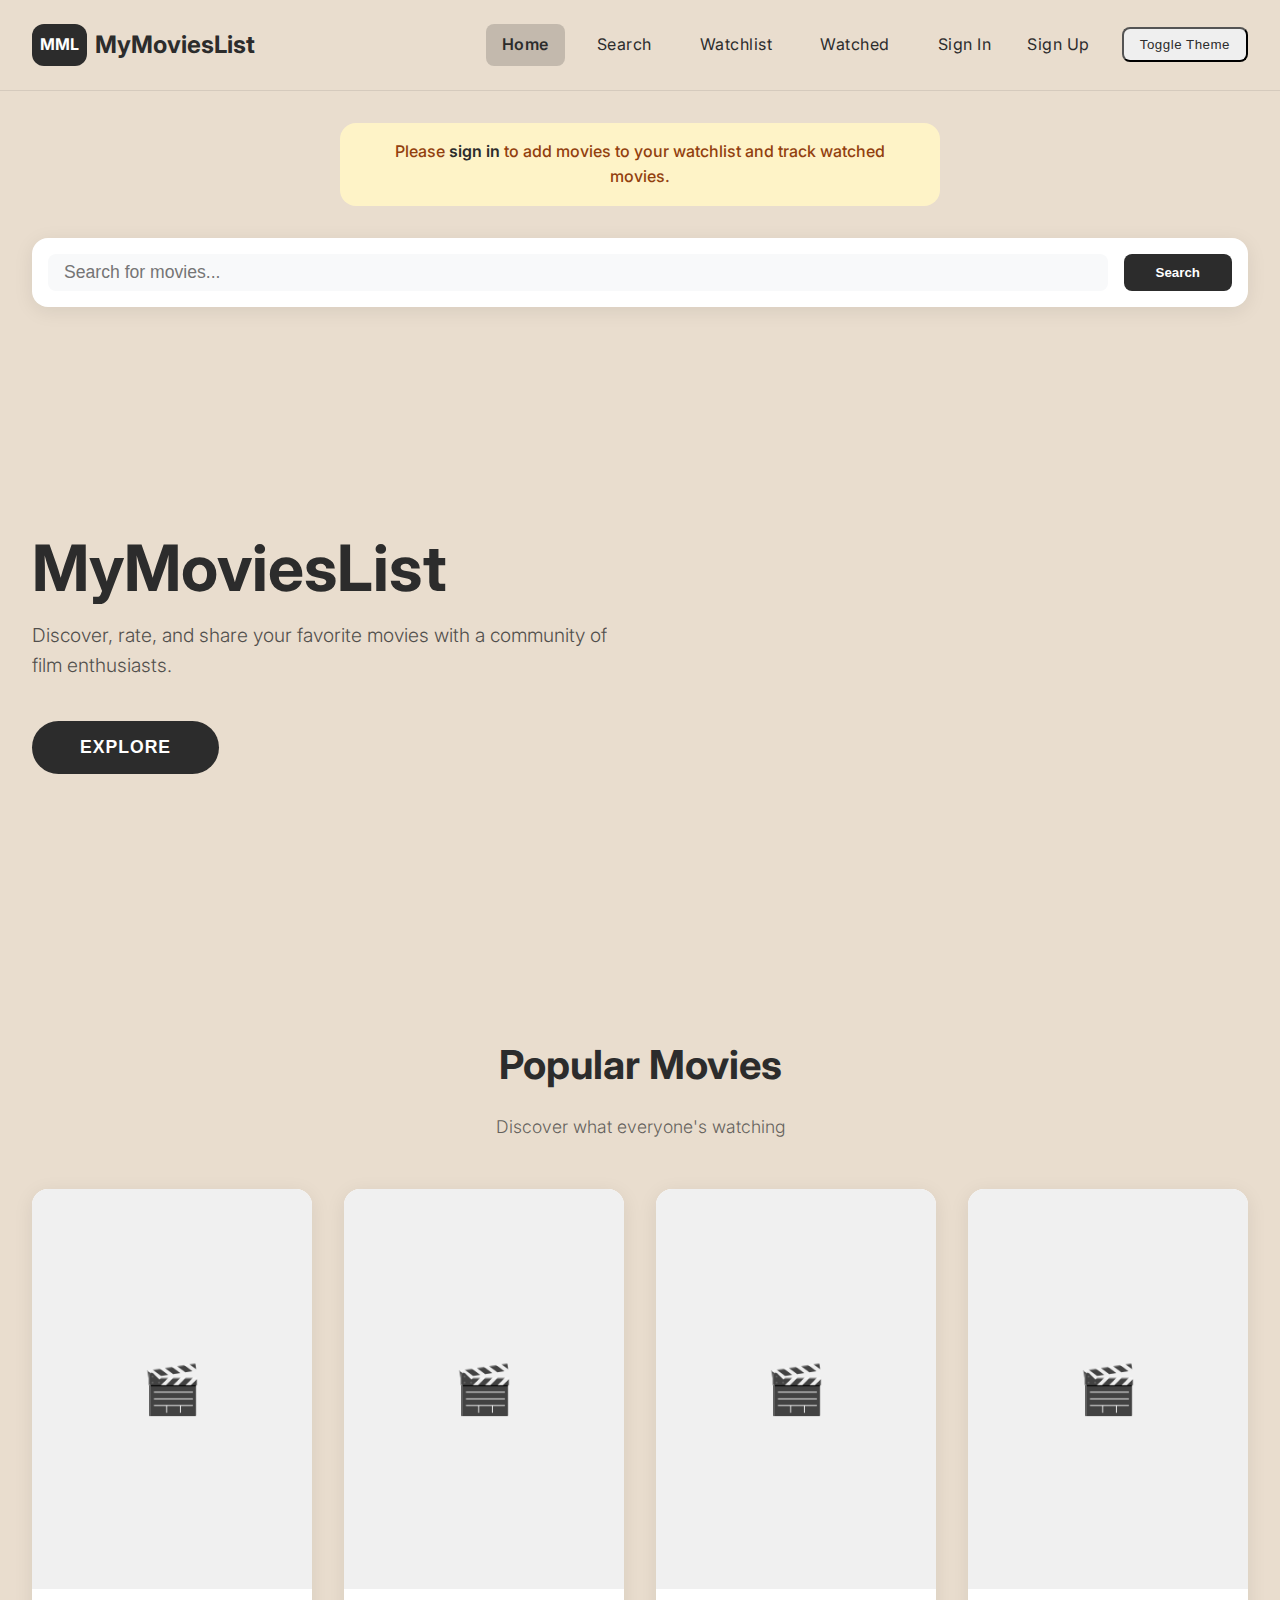
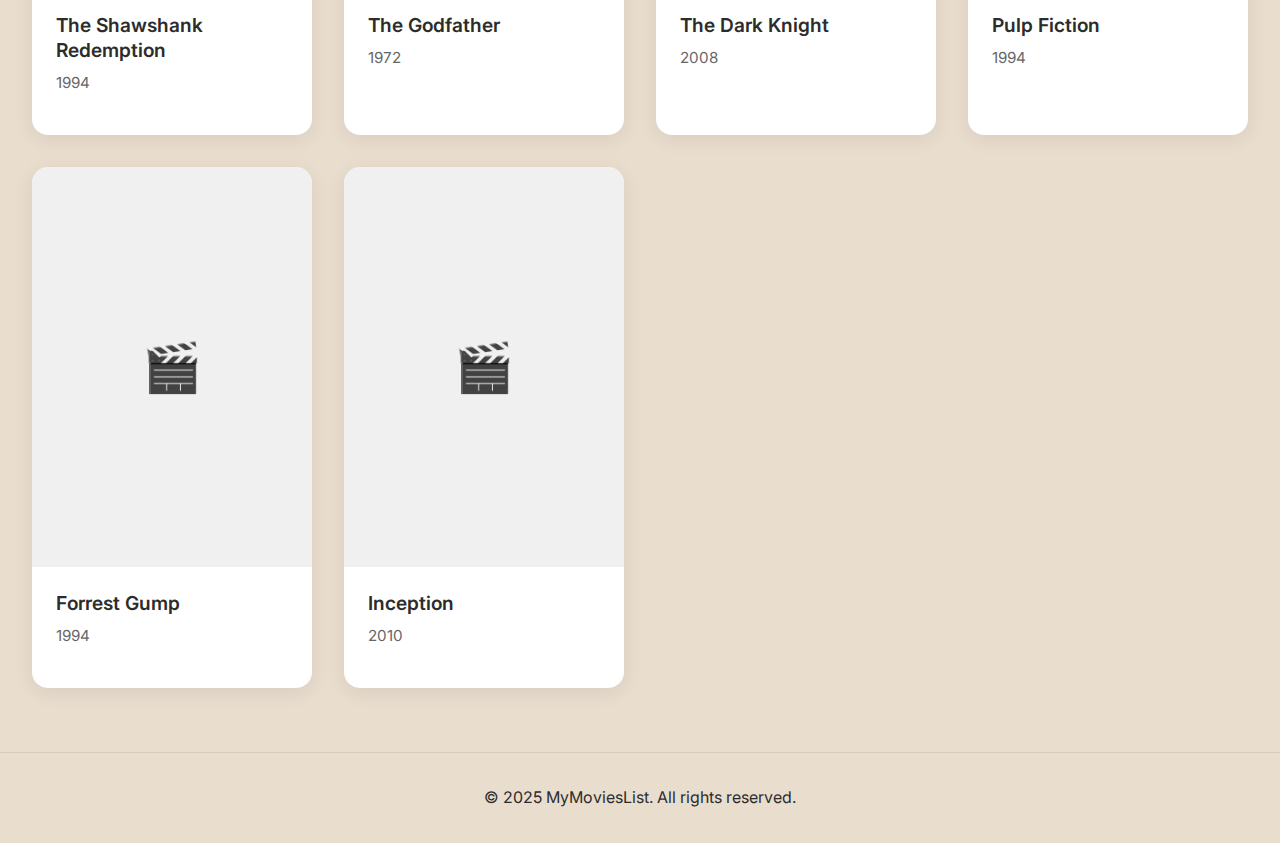
<file: index.html>
<!DOCTYPE html>
<html lang="en">
<head>
    <meta charset="UTF-8">
    <meta name="viewport" content="width=device-width, initial-scale=1.0">
    <title>MyMoviesList - Home</title>
    <link href="https://fonts.googleapis.com/css2?family=Inter:wght@300;400;600;700&display=swap" rel="stylesheet">
    <link rel="stylesheet" href="index.css">
</head>
<body>
    <header class="header">
    <a href="index.html" class="logo">
        <span class="logo-icon">MML</span>
        MyMoviesList
    </a>
    <nav class="nav-links">
        <a href="index.html" class="nav-link active">Home</a>
        <a href="search.html" class="nav-link">Search</a>
        <a href="watchlist.html" class="nav-link">Watchlist</a>
        <a href="watched.html" class="nav-link">Watched</a>
        <div id="authSection"></div>
        <button id="themeToggle" class="nav-link">Toggle Theme</button>
    </nav>
    <div class="menu-toggle" onclick="toggleMenu()">⋮</div>
</header>

    <!-- Auth Required Message -->
    <div id="authMessage" class="auth-message" style="display: none;">
        Please <a href="login.html">sign in</a> to add movies to your watchlist and track watched movies.
    </div>

    <!-- Search Bar -->
    <div class="search-container">
        <div class="search-bar">
            <input type="text" class="search-input" id="searchInput" placeholder="Search for movies..." required>
            <button class="search-btn" onclick="performSearch()">Search</button>
        </div>
    </div>

    <!-- Hero Section -->
    <section class="hero">
        <div class="hero-content">
            <h1>MyMoviesList</h1>
            <p>Discover, rate, and share your favorite movies with a community of film enthusiasts.</p>
            <button class="cta-button" onclick="scrollToMovies()">Explore</button>
        </div>
        <div class="hero-visual">
            <div class="camera-mockup">
                <div class="camera-lens"></div>
            </div>
            <div class="preview-posters" id="previewPosters"></div>
        </div>
    </section>

    <!-- Movies Section -->
    <section class="movies-section" id="movies">
        <div class="section-header">
            <h2 class="section-title">Popular Movies</h2>
            <p class="section-subtitle">Discover what everyone's watching</p>
        </div>
        <div class="loading" id="loading">
            <div class="spinner"></div>
            Loading amazing movies...
        </div>
        <div class="movies-grid" id="moviesGrid"></div>
    </section>

    <!-- Rating Modal -->
    <div id="ratingModal" class="modal">
        <div class="modal-content">
            <span class="close">×</span>
            <h2>Rate this Movie</h2>
            <div id="ratingMovieTitle"></div>
            <div class="rating-input">
                <label for="movieRating">Your Rating (1–10):</label>
                <div class="star-rating" id="starRating">
                    <span class="star" data-value="1">★</span>
                    <span class="star" data-value="2">★</span>
                    <span class="star" data-value="3">★</span>
                    <span class="star" data-value="4">★</span>
                    <span class="star" data-value="5">★</span>
                    <span class="star" data-value="6">★</span>
                    <span class="star" data-value="7">★</span>
                    <span class="star" data-value="8">★</span>
                    <span class="star" data-value="9">★</span>
                    <span class="star" data-value="10">★</span>
                </div>
                <input type="hidden" id="movieRating" value="">
            </div>
            <button class="rating-submit" onclick="submitRating()">Submit Rating</button>
        </div>
    </div>

    <!-- Footer -->
    <footer class="footer">
        <p>© 2025 MyMoviesList. All rights reserved.</p>
    </footer>

    <script src="index.js"></script>
</body>
</html>
</file>
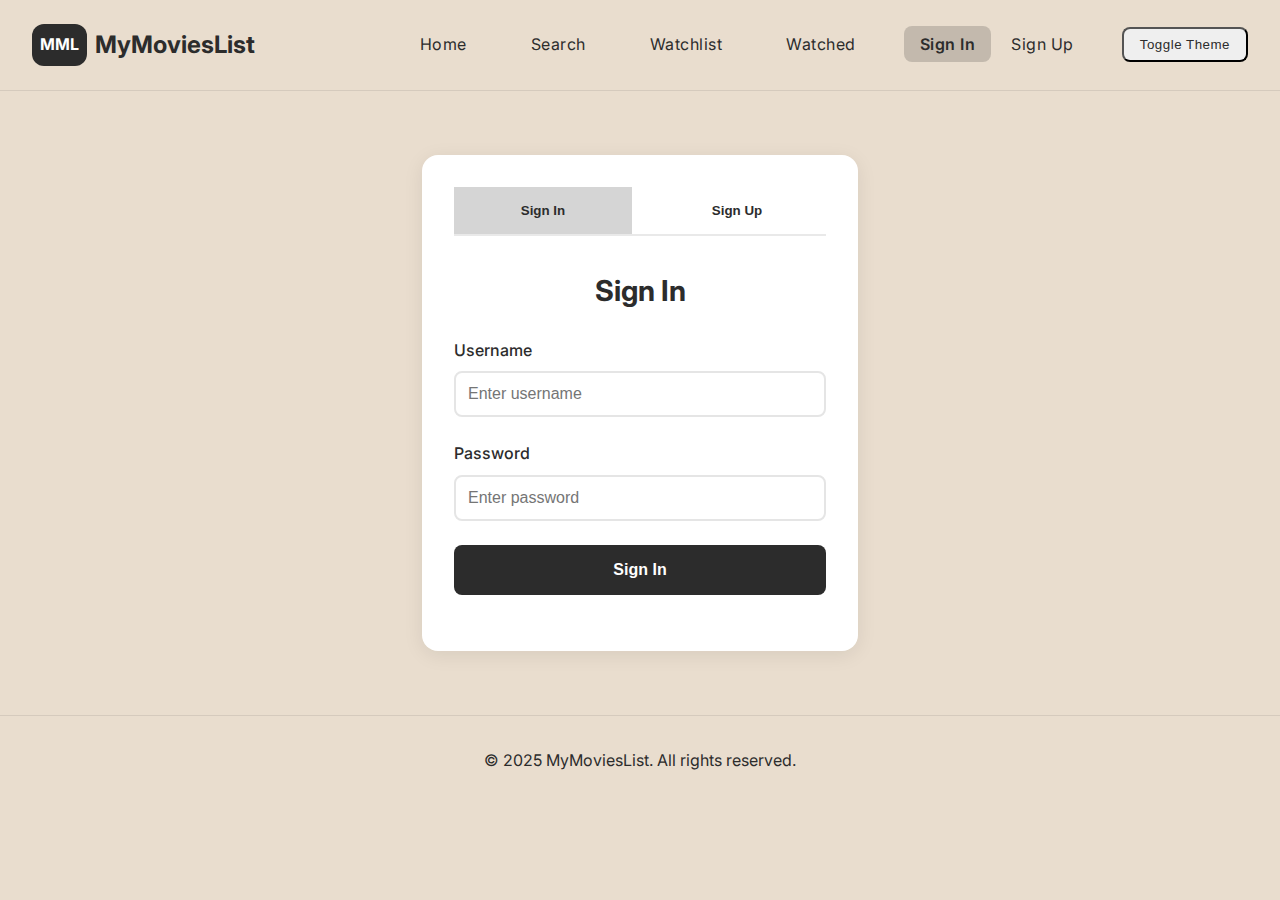
<file: login.html>
<!DOCTYPE html>
<html lang="en">
<head>
    <meta charset="UTF-8">
    <meta name="viewport" content="width=device-width, initial-scale=1.0">
    <title>MyMoviesList - Login</title>
    <link href="https://fonts.googleapis.com/css2?family=Inter:wght@300;400;600;700&display=swap" rel="stylesheet">
    <link rel="stylesheet" href="login.css">
</head>
<body>
    <!-- Header -->
    <header class="header">
        <a href="index.html" class="logo">
            <span class="logo-icon">MML</span>
            MyMoviesList
        </a>
        <nav class="nav-links">
            <a href="index.html" class="nav-link">Home</a>
            <a href="search.html" class="nav-link">Search</a>
            <a href="watchlist.html" class="nav-link">Watchlist</a>
            <a href="watched.html" class="nav-link">Watched</a>
            <div id="authSection"></div>
            <button id="themeToggle" class="nav-link">Toggle Theme</button>
        </nav>
    </header>

    <!-- Login/Signup Section -->
    <section class="auth-section">
        <div class="auth-container">
            <div class="auth-tabs">
                <button class="tab active" onclick="showTab('login')">Sign In</button>
                <button class="tab" onclick="showTab('signup')">Sign Up</button>
            </div>
            <div id="login" class="auth-form">
                <h2>Sign In</h2>
                <div class="form-group">
                    <label for="loginUsername">Username</label>
                    <input type="text" id="loginUsername" placeholder="Enter username" required>
                </div>
                <div class="form-group">
                    <label for="loginPassword">Password</label>
                    <input type="password" id="loginPassword" placeholder="Enter password" required>
                </div>
                <button class="auth-btn" onclick="signIn()">Sign In</button>
                <p id="loginError" class="error-message"></p>
            </div>
            <div id="signup" class="auth-form" style="display: none;">
                <h2>Sign Up</h2>
                <div class="form-group">
                    <label for="signupUsername">Username</label>
                    <input type="text" id="signupUsername" placeholder="Choose username" required>
                </div>
                <div class="form-group">
                    <label for="signupPassword">Password</label>
                    <input type="password" id="signupPassword" placeholder="Choose password" required>
                </div>
                <div class="form-group">
                    <label for="confirmPassword">Confirm Password</label>
                    <input type="password" id="confirmPassword" placeholder="Confirm password" required>
                </div>
                <button class="auth-btn" onclick="signUp()">Sign Up</button>
                <p id="signupError" class="error-message"></p>
            </div>
        </div>
    </section>

    <!-- Footer -->
    <footer class="footer">
        <p>&copy; 2025 MyMoviesList. All rights reserved.</p>
    </footer>

    <script src="login.js"></script>
</body>
</html>
</file>
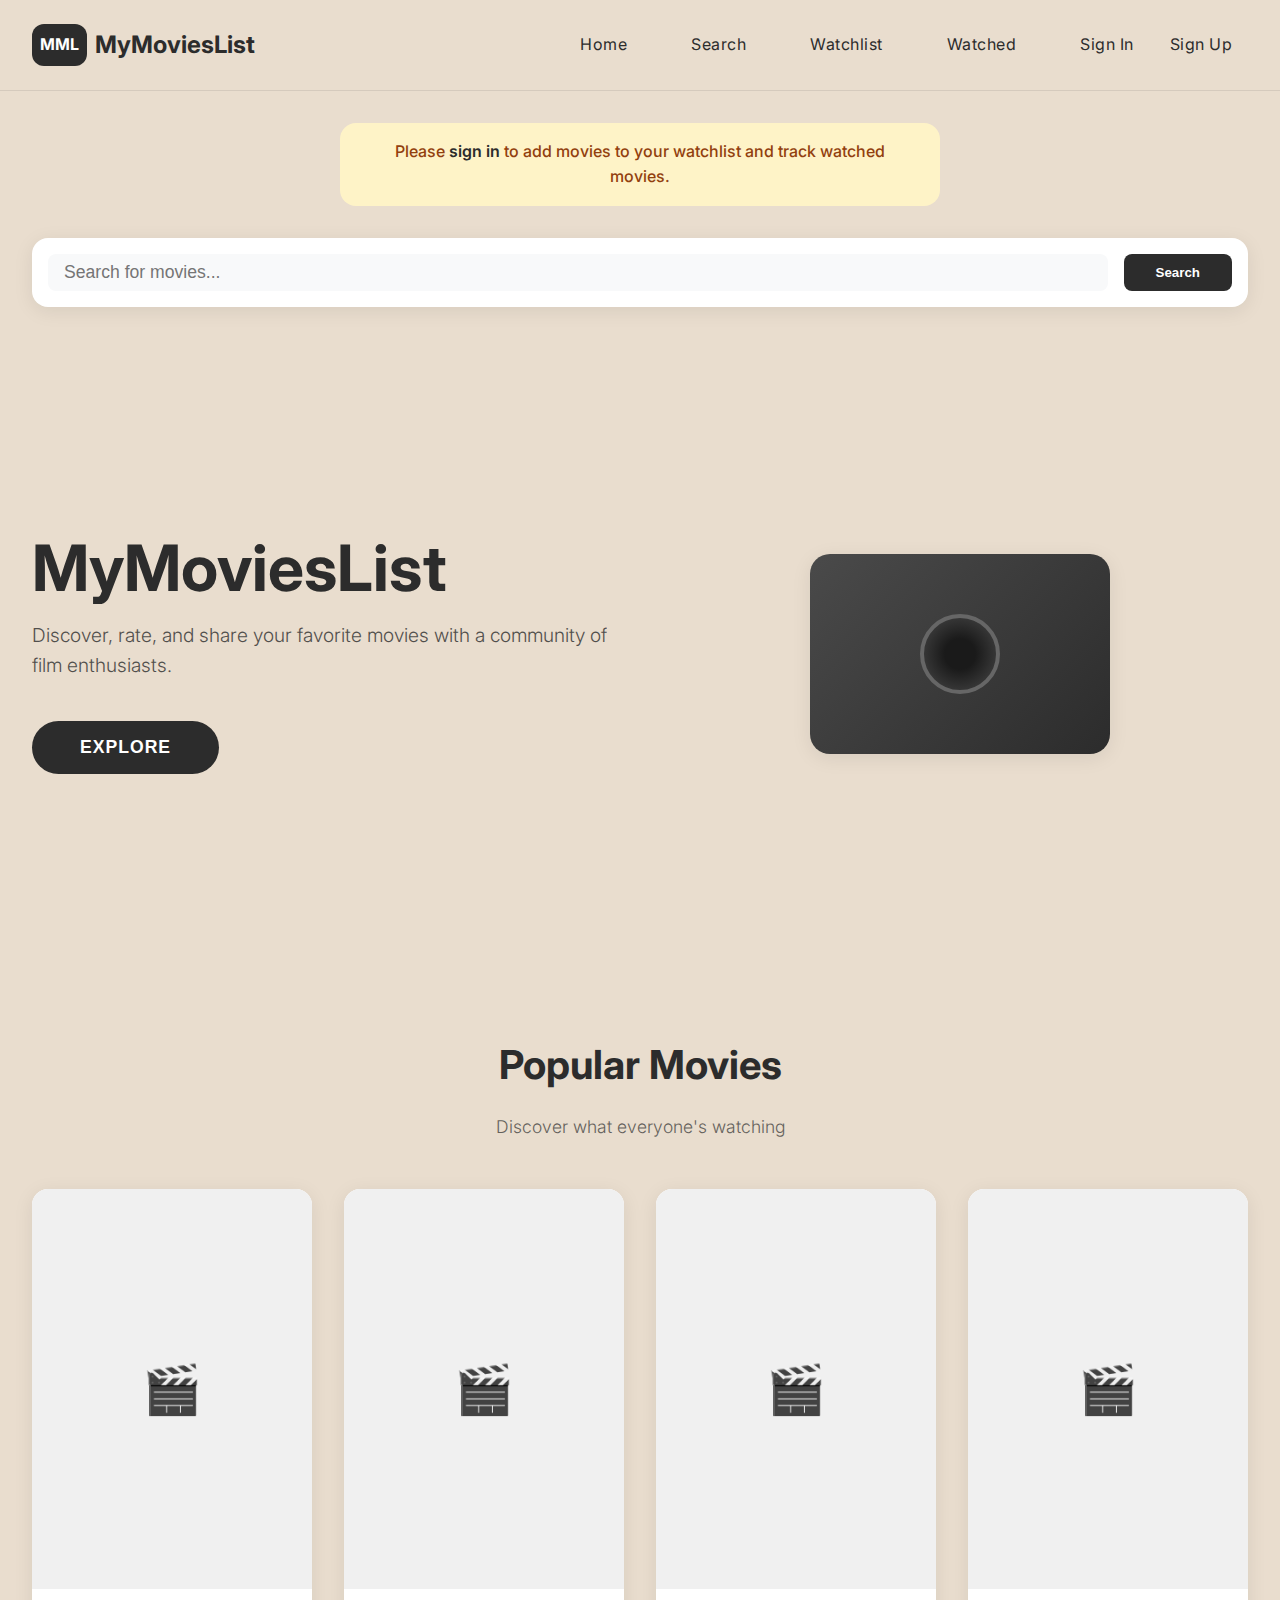
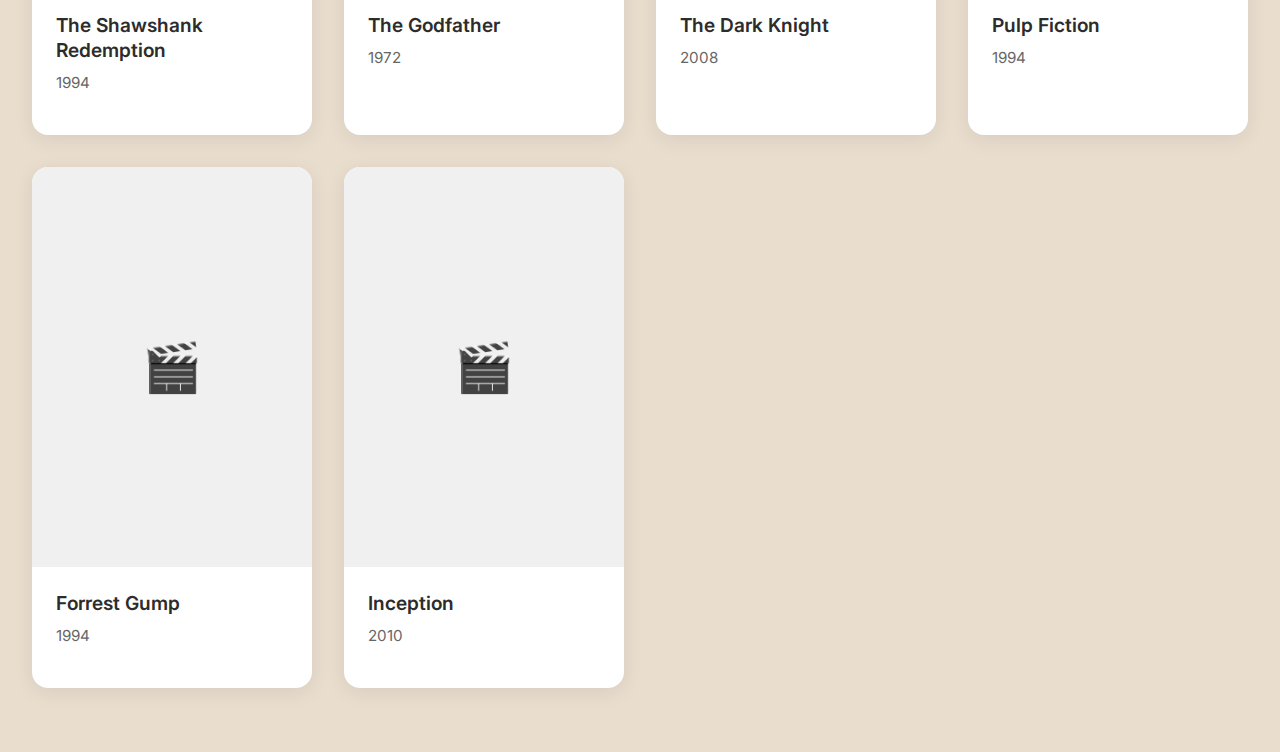
<file: movieslist.html>
<!DOCTYPE html>
<html lang="en">
<head>
    <meta charset="UTF-8">
    <meta name="viewport" content="width=device-width, initial-scale=1.0">
    <title>MyMoviesList - Home</title>
    <link href="https://fonts.googleapis.com/css2?family=Inter:wght@300;400;600;700&display=swap" rel="stylesheet">
    <style>
        * {
            margin: 0;
            padding: 0;
            box-sizing: border-box;
        }

        :root {
            --bg-color: #e9ddce;
            --text-color: #2c2c2c;
            --button-bg: #2c2c2c;
            --button-text: #ffffff;
            --card-bg: #ffffff;
            --shadow: 0 4px 20px rgba(0,0,0,0.08);
            --hover-shadow: 0 8px 30px rgba(0,0,0,0.12);
            --border-radius: 16px;
            --transition: all 0.3s cubic-bezier(0.4, 0, 0.2, 1);
            --success-color: #10b981;
            --error-color: #ef4444;
            --warning-color: #f59e0b;
        }

        body {
            font-family: 'Inter', sans-serif;
            background-color: var(--bg-color);
            color: var(--text-color);
            line-height: 1.6;
            overflow-x: hidden;
        }

        /* Header */
        .header {
            display: flex;
            justify-content: space-between;
            align-items: center;
            padding: 1.5rem 2rem;
            background-color: var(--bg-color);
            position: sticky;
            top: 0;
            z-index: 100;
            backdrop-filter: blur(10px);
            border-bottom: 1px solid rgba(44, 44, 44, 0.1);
        }

        .logo {
            display: flex;
            align-items: center;
            gap: 0.5rem;
            font-size: 1.5rem;
            font-weight: 700;
            text-decoration: none;
            color: var(--text-color);
        }

        .logo-icon {
            background: var(--button-bg);
            color: var(--button-text);
            padding: 0.5rem;
            border-radius: 12px;
            font-weight: 700;
            font-size: 1rem;
        }

        .nav-links {
            display: flex;
            gap: 2rem;
            align-items: center;
        }

        .nav-link {
            text-decoration: none;
            color: var(--text-color);
            font-weight: 400;
            letter-spacing: 0.5px;
            transition: var(--transition);
            cursor: pointer;
            padding: 0.5rem 1rem;
            border-radius: 8px;
        }

        .nav-link:hover {
            background: rgba(44, 44, 44, 0.1);
        }

        .user-info {
            display: flex;
            align-items: center;
            gap: 1rem;
        }

        .welcome-text {
            font-weight: 500;
        }

        .logout-btn {
            background: var(--error-color);
            color: white;
            border: none;
            padding: 0.5rem 1rem;
            border-radius: 8px;
            cursor: pointer;
            font-weight: 500;
            transition: var(--transition);
        }

        .logout-btn:hover {
            background: #dc2626;
        }

        /* Search Bar */
        .search-container {
            max-width: 1400px;
            margin: 2rem auto;
            padding: 0 2rem;
        }

        .search-bar {
            display: flex;
            gap: 1rem;
            background: var(--card-bg);
            padding: 1rem;
            border-radius: var(--border-radius);
            box-shadow: var(--shadow);
        }

        .search-input {
            flex: 1;
            border: none;
            outline: none;
            font-size: 1.1rem;
            padding: 0.5rem 1rem;
            border-radius: 8px;
            background: #f8f9fa;
        }

        .search-btn {
            background: var(--button-bg);
            color: var(--button-text);
            border: none;
            padding: 0.5rem 2rem;
            border-radius: 8px;
            cursor: pointer;
            font-weight: 600;
            transition: var(--transition);
        }

        .search-btn:hover {
            background: #1a1a1a;
        }

        /* Hero Section */
        .hero {
            display: grid;
            grid-template-columns: 1fr 1fr;
            gap: 4rem;
            padding: 4rem 2rem;
            max-width: 1400px;
            margin: 0 auto;
            align-items: center;
            min-height: 70vh;
        }

        .hero-content h1 {
            font-size: 4rem;
            font-weight: 700;
            margin-bottom: 1rem;
            line-height: 1.1;
        }

        .hero-content p {
            font-size: 1.2rem;
            margin-bottom: 2.5rem;
            opacity: 0.8;
            font-weight: 300;
        }

        .cta-button {
            background: var(--button-bg);
            color: var(--button-text);
            padding: 1rem 3rem;
            border: none;
            border-radius: 50px;
            font-size: 1.1rem;
            font-weight: 600;
            letter-spacing: 1px;
            cursor: pointer;
            transition: var(--transition);
            text-transform: uppercase;
        }

        .cta-button:hover {
            transform: translateY(-2px);
            box-shadow: var(--hover-shadow);
        }

        .hero-visual {
            position: relative;
            display: flex;
            justify-content: center;
            align-items: center;
        }

        .camera-mockup {
            width: 300px;
            height: 200px;
            background: linear-gradient(135deg, #4a4a4a 0%, #2c2c2c 100%);
            border-radius: 20px;
            position: relative;
            box-shadow: var(--shadow);
            z-index: 2;
        }

        .camera-lens {
            width: 80px;
            height: 80px;
            background: radial-gradient(circle, #1a1a1a 30%, #4a4a4a 100%);
            border-radius: 50%;
            position: absolute;
            top: 50%;
            left: 50%;
            transform: translate(-50%, -50%);
            border: 4px solid #666;
        }

        .preview-posters {
            position: absolute;
            top: -20px;
            right: -40px;
            display: grid;
            grid-template-columns: repeat(2, 1fr);
            gap: 10px;
            z-index: 1;
        }

        .preview-poster {
            width: 80px;
            height: 120px;
            background: var(--card-bg);
            border-radius: 8px;
            box-shadow: var(--shadow);
            overflow: hidden;
        }

        .preview-poster img {
            width: 100%;
            height: 100%;
            object-fit: cover;
        }

        /* Movies Section */
        .movies-section {
            padding: 4rem 2rem;
            max-width: 1400px;
            margin: 0 auto;
        }

        .section-header {
            text-align: center;
            margin-bottom: 3rem;
        }

        .section-title {
            font-size: 2.5rem;
            font-weight: 700;
            margin-bottom: 1rem;
        }

        .section-subtitle {
            font-size: 1.1rem;
            opacity: 0.7;
            font-weight: 300;
        }

        .movies-grid {
            display: grid;
            grid-template-columns: repeat(auto-fit, minmax(280px, 1fr));
            gap: 2rem;
            margin-top: 2rem;
        }

        .movie-card {
            background: var(--card-bg);
            border-radius: var(--border-radius);
            overflow: hidden;
            box-shadow: var(--shadow);
            transition: var(--transition);
            cursor: pointer;
            position: relative;
        }

        .movie-card:hover {
            transform: translateY(-8px);
            box-shadow: var(--hover-shadow);
        }

        .movie-poster {
            width: 100%;
            height: 400px;
            object-fit: cover;
            background: #f0f0f0;
            display: flex;
            align-items: center;
            justify-content: center;
            color: #999;
            font-size: 3rem;
        }

        .movie-info {
            padding: 1.5rem;
        }

        .movie-title {
            font-size: 1.2rem;
            font-weight: 600;
            margin-bottom: 0.5rem;
            line-height: 1.3;
        }

        .movie-year {
            color: #666;
            font-size: 0.95rem;
            margin-bottom: 1rem;
        }

        .movie-actions {
            display: flex;
            gap: 0.5rem;
            flex-wrap: wrap;
        }

        .action-btn {
            padding: 0.5rem 1rem;
            border: none;
            border-radius: 8px;
            cursor: pointer;
            font-weight: 500;
            font-size: 0.9rem;
            transition: var(--transition);
            flex: 1;
            min-width: 120px;
        }

        .watchlist-btn {
            background: var(--warning-color);
            color: white;
        }

        .watchlist-btn:hover {
            background: #d97706;
        }

        .watchlist-btn.added {
            background: var(--success-color);
        }

        .watchlist-btn.added:hover {
            background: #059669;
        }

        .watched-btn {
            background: var(--success-color);
            color: white;
        }

        .watched-btn:hover {
            background: #059669;
        }

        .watched-btn.watched {
            background: #6b7280;
        }

        .watched-btn.watched:hover {
            background: #4b5563;
        }

        /* Loading */
        .loading {
            text-align: center;
            padding: 3rem;
            font-size: 1.1rem;
            opacity: 0.7;
        }

        .spinner {
            width: 40px;
            height: 40px;
            border: 3px solid rgba(44, 44, 44, 0.1);
            border-radius: 50%;
            border-top-color: var(--button-bg);
            animation: spin 1s ease-in-out infinite;
            margin: 0 auto 1rem;
        }

        @keyframes spin {
            to { transform: rotate(360deg); }
        }

        /* Rating Modal */
        .modal {
            display: none;
            position: fixed;
            z-index: 1000;
            left: 0;
            top: 0;
            width: 100%;
            height: 100%;
            background-color: rgba(0,0,0,0.5);
            backdrop-filter: blur(5px);
        }

        .modal-content {
            background-color: var(--card-bg);
            margin: 10% auto;
            padding: 2rem;
            border-radius: var(--border-radius);
            width: 90%;
            max-width: 500px;
            position: relative;
            text-align: center;
        }

        .close {
            position: absolute;
            right: 1rem;
            top: 1rem;
            font-size: 2rem;
            cursor: pointer;
            color: #999;
            transition: var(--transition);
        }

        .close:hover {
            color: var(--text-color);
        }

        .rating-input {
            margin: 2rem 0;
        }

        .rating-input input {
            width: 100%;
            padding: 1rem;
            border: 2px solid #e5e5e5;
            border-radius: 8px;
            font-size: 1.1rem;
            text-align: center;
        }

        .rating-submit {
            background: var(--success-color);
            color: white;
            border: none;
            padding: 1rem 2rem;
            border-radius: 8px;
            cursor: pointer;
            font-weight: 600;
            font-size: 1rem;
        }

        .rating-submit:hover {
            background: #059669;
        }

        /* Auth Required Message */
        .auth-message {
            background: #fef3c7;
            color: #92400e;
            padding: 1rem 2rem;
            border-radius: var(--border-radius);
            margin: 2rem auto;
            max-width: 600px;
            text-align: center;
            font-weight: 500;
        }

        .auth-message a {
            color: var(--button-bg);
            text-decoration: none;
            font-weight: 600;
        }

        /* Responsive Design */
        @media (max-width: 768px) {
            .header {
                padding: 1rem;
                flex-wrap: wrap;
                gap: 1rem;
            }

            .nav-links {
                gap: 1rem;
            }

            .hero {
                grid-template-columns: 1fr;
                gap: 2rem;
                padding: 2rem 1rem;
                text-align: center;
            }

            .hero-content h1 {
                font-size: 2.5rem;
            }

            .search-container {
                padding: 0 1rem;
            }

            .search-bar {
                flex-direction: column;
            }

            .movies-section {
                padding: 2rem 1rem;
            }

            .section-title {
                font-size: 2rem;
            }

            .movies-grid {
                grid-template-columns: repeat(auto-fit, minmax(250px, 1fr));
                gap: 1.5rem;
            }

            .movie-actions {
                flex-direction: column;
            }

            .action-btn {
                min-width: auto;
            }
        }
    </style>
</head>
<body>
    <!-- Header -->
    <header class="header">
        <a href="index.html" class="logo">
            <span class="logo-icon">MML</span>
            MyMoviesList
        </a>
        <nav class="nav-links">
            <a href="index.html" class="nav-link">Home</a>
            <a href="search.html" class="nav-link">Search</a>
            <a href="watchlist.html" class="nav-link">Watchlist</a>
            <a href="watched.html" class="nav-link">Watched</a>
            <div id="authSection">
                <!-- Will be populated by JavaScript -->
            </div>
        </nav>
    </header>

    <!-- Auth Required Message (Hidden by default) -->
    <div id="authMessage" class="auth-message" style="display: none;">
        Please <a href="login.html">sign in</a> to add movies to your watchlist and track watched movies.
    </div>

    <!-- Search Bar -->
    <div class="search-container">
        <div class="search-bar">
            <input type="text" class="search-input" id="searchInput" placeholder="Search for movies...">
            <button class="search-btn" onclick="performSearch()">Search</button>
        </div>
    </div>

    <!-- Hero Section -->
    <section class="hero">
        <div class="hero-content">
            <h1>MyMoviesList</h1>
            <p>Discover, rate, and share your favorite movies with a community of film enthusiasts.</p>
            <button class="cta-button" onclick="scrollToMovies()">Explore</button>
        </div>
        <div class="hero-visual">
            <div class="camera-mockup">
                <div class="camera-lens"></div>
            </div>
            <div class="preview-posters" id="previewPosters">
                <!-- Preview posters will be populated by JavaScript -->
            </div>
        </div>
    </section>

    <!-- Movies Section -->
    <section class="movies-section" id="movies">
        <div class="section-header">
            <h2 class="section-title">Popular Movies</h2>
            <p class="section-subtitle">Discover what everyone's watching</p>
        </div>
        
        <div class="loading" id="loading">
            <div class="spinner"></div>
            Loading amazing movies...
        </div>
        
        <div class="movies-grid" id="moviesGrid">
            <!-- Movies will be populated by JavaScript -->
        </div>
    </section>

    <!-- Rating Modal -->
    <div id="ratingModal" class="modal">
        <div class="modal-content">
            <span class="close">&times;</span>
            <h2>Rate this Movie</h2>
            <div id="ratingMovieTitle"></div>
            <div class="rating-input">
                <label for="movieRating">Your Rating (1-10):</label>
                <input type="number" id="movieRating" min="1" max="10" step="0.1" placeholder="Enter rating">
            </div>
            <button class="rating-submit" onclick="submitRating()">Submit Rating</button>
        </div>
    </div>

    <script>
        // TMDb API Configuration
        const API_KEY = '1cf50e6248dc270629e802686245c2c8';
        const BASE_URL = 'https://api.themoviedb.org/3';
        const IMAGE_BASE_URL = 'https://image.tmdb.org/t/p/w500';

        // Global variables
        let movies = [];
        let currentUser = null;
        let currentRatingMovie = null;

        // Initialize the app
        document.addEventListener('DOMContentLoaded', function() {
            checkAuthStatus();
            fetchPopularMovies();
            loadPreviewPosters();
            setupSearchListener();
        });

        // Check authentication status
        function checkAuthStatus() {
            const users = JSON.parse(localStorage.getItem('users')) || {};
            const currentSession = localStorage.getItem('currentUser');
            
            if (currentSession && users[currentSession]) {
                currentUser = currentSession;
                updateAuthUI(true);
            } else {
                updateAuthUI(false);
                showAuthMessage();
            }
        }

        // Update authentication UI
        function updateAuthUI(isLoggedIn) {
            const authSection = document.getElementById('authSection');
            
            if (isLoggedIn) {
                authSection.innerHTML = `
                    <div class="user-info">
                        <span class="welcome-text">Welcome, ${currentUser}!</span>
                        <button class="logout-btn" onclick="logout()">Logout</button>
                    </div>
                `;
                hideAuthMessage();
            } else {
                authSection.innerHTML = `
                    <a href="login.html" class="nav-link">Sign In</a>
                    <a href="login.html" class="nav-link">Sign Up</a>
                `;
            }
        }

        // Show/hide auth message
        function showAuthMessage() {
            document.getElementById('authMessage').style.display = 'block';
        }

        function hideAuthMessage() {
            document.getElementById('authMessage').style.display = 'none';
        }

        // Logout function
        function logout() {
            localStorage.removeItem('currentUser');
            currentUser = null;
            updateAuthUI(false);
            showAuthMessage();
            // Refresh the movie display to remove user-specific buttons
            if (movies.length > 0) {
                displayMovies(movies);
            }
        }

        // Setup search listener
        function setupSearchListener() {
            const searchInput = document.getElementById('searchInput');
            searchInput.addEventListener('keypress', function(e) {
                if (e.key === 'Enter') {
                    performSearch();
                }
            });
        }

        // Perform search and redirect
        function performSearch() {
            const query = document.getElementById('searchInput').value.trim();
            if (query) {
                localStorage.setItem('searchQuery', query);
                window.location.href = 'search.html';
            }
        }

        // Fetch popular movies from TMDb API
        async function fetchPopularMovies() {
            try {
                const response = await fetch(`${BASE_URL}/movie/popular?api_key=${API_KEY}&page=1`);
                const data = await response.json();
                movies = data.results.slice(0, 12);
                displayMovies(movies);
                hideLoading();
            } catch (error) {
                console.error('Error fetching movies:', error);
                displayFallbackMovies();
                hideLoading();
            }
        }

        // Display movies in the grid
        function displayMovies(movieList) {
            const moviesGrid = document.getElementById('moviesGrid');
            moviesGrid.innerHTML = '';

            movieList.forEach(movie => {
                const movieCard = createMovieCard(movie);
                moviesGrid.appendChild(movieCard);
            });
        }

        // Create a movie card element
        function createMovieCard(movie) {
            const card = document.createElement('div');
            card.className = 'movie-card';

            const posterUrl = movie.poster_path ? `${IMAGE_BASE_URL}${movie.poster_path}` : null;
            const year = movie.release_date ? new Date(movie.release_date).getFullYear() : 'TBA';

            // Check user-specific data
            const userWatchlist = getUserWatchlist();
            const userWatched = getUserWatched();
            const isInWatchlist = userWatchlist.some(item => item.id === movie.id);
            const isWatched = userWatched.some(item => item.id === movie.id);

            card.innerHTML = `
                ${posterUrl ? 
                    `<img src="${posterUrl}" alt="${movie.title}" class="movie-poster">` :
                    `<div class="movie-poster">🎬</div>`
                }
                <div class="movie-info">
                    <h3 class="movie-title">${movie.title}</h3>
                    <p class="movie-year">${year}</p>
                    ${currentUser ? `
                        <div class="movie-actions">
                            <button class="action-btn watchlist-btn ${isInWatchlist ? 'added' : ''}" 
                                    onclick="toggleWatchlist(${movie.id})">
                                ${isInWatchlist ? '✓ In Watchlist' : '+ Watchlist'}
                            </button>
                            <button class="action-btn watched-btn ${isWatched ? 'watched' : ''}" 
                                    onclick="toggleWatched(${movie.id})">
                                ${isWatched ? '✓ Watched' : 'Mark Watched'}
                            </button>
                        </div>
                    ` : ''}
                </div>
            `;

            return card;
        }

        // Get user's watchlist
        function getUserWatchlist() {
            if (!currentUser) return [];
            const userData = JSON.parse(localStorage.getItem(`user_${currentUser}`)) || {};
            return userData.watchlist || [];
        }

        // Get user's watched list
        function getUserWatched() {
            if (!currentUser) return [];
            const userData = JSON.parse(localStorage.getItem(`user_${currentUser}`)) || {};
            return userData.watched || [];
        }

        // Save user data
        function saveUserData(watchlist, watched) {
            if (!currentUser) return;
            const userData = {
                watchlist: watchlist || getUserWatchlist(),
                watched: watched || getUserWatched()
            };
            localStorage.setItem(`user_${currentUser}`, JSON.stringify(userData));
        }

        // Toggle movie in watchlist
        function toggleWatchlist(movieId) {
            if (!currentUser) {
                alert('Please sign in to add movies to your watchlist.');
                return;
            }

            const movie = movies.find(m => m.id === movieId);
            if (!movie) return;

            let watchlist = getUserWatchlist();
            const existingIndex = watchlist.findIndex(item => item.id === movieId);
            
            if (existingIndex > -1) {
                watchlist.splice(existingIndex, 1);
            } else {
                watchlist.push(movie);
            }

            saveUserData(watchlist, null);
            displayMovies(movies); // Refresh display
        }

        // Toggle movie as watched
        function toggleWatched(movieId) {
            if (!currentUser) {
                alert('Please sign in to mark movies as watched.');
                return;
            }

            const movie = movies.find(m => m.id === movieId);
            if (!movie) return;

            let watched = getUserWatched();
            const existingIndex = watched.findIndex(item => item.id === movieId);
            
            if (existingIndex > -1) {
                // Remove from watched
                watched.splice(existingIndex, 1);
                saveUserData(null, watched);
                displayMovies(movies);
            } else {
                // Show rating modal
                currentRatingMovie = movie;
                document.getElementById('ratingMovieTitle').textContent = movie.title;
                document.getElementById('ratingModal').style.display = 'block';
            }
        }

        // Submit rating
        function submitRating() {
            const rating = parseFloat(document.getElementById('movieRating').value);
            
            if (!rating || rating < 1 || rating > 10) {
                alert('Please enter a valid rating between 1 and 10.');
                return;
            }

            if (!currentRatingMovie) return;

            let watched = getUserWatched();
            const movieWithRating = {
                ...currentRatingMovie,
                userRating: rating,
                watchedDate: new Date().toISOString()
            };
            
            watched.push(movieWithRating);
            saveUserData(null, watched);
            
            // Close modal and refresh display
            document.getElementById('ratingModal').style.display = 'none';
            document.getElementById('movieRating').value = '';
            currentRatingMovie = null;
            displayMovies(movies);
        }

        // Load preview posters for hero section
        async function loadPreviewPosters() {
            try {
                const response = await fetch(`${BASE_URL}/movie/popular?api_key=${API_KEY}&page=2`);
                const data = await response.json();
                const previewMovies = data.results.slice(0, 4);
                
                const previewContainer = document.getElementById('previewPosters');
                previewContainer.innerHTML = '';

                previewMovies.forEach(movie => {
                    const posterDiv = document.createElement('div');
                    posterDiv.className = 'preview-poster';
                    
                    if (movie.poster_path) {
                        posterDiv.innerHTML = `<img src="${IMAGE_BASE_URL}${movie.poster_path}" alt="${movie.title}">`;
                    } else {
                        posterDiv.innerHTML = '<div style="display: flex; align-items: center; justify-content: center; height: 100%; font-size: 2rem;">🎬</div>';
                    }
                    
                    previewContainer.appendChild(posterDiv);
                });
            } catch (error) {
                console.error('Error loading preview posters:', error);
            }
        }

        // Fallback movies for demo purposes
        function displayFallbackMovies() {
            const fallbackMovies = [
                { id: 1, title: "The Shawshank Redemption", release_date: "1994-09-23", overview: "Two imprisoned men bond over years, finding solace and eventual redemption through acts of common decency.", poster_path: null },
                { id: 2, title: "The Godfather", release_date: "1972-03-24", overview: "The aging patriarch transfers control of his clandestine empire to his reluctant son.", poster_path: null },
                { id: 3, title: "The Dark Knight", release_date: "2008-07-18", overview: "Batman battles the Joker in this epic superhero thriller.", poster_path: null },
                { id: 4, title: "Pulp Fiction", release_date: "1994-10-14", overview: "The lives of two mob hitmen, a boxer, and others intertwine in four tales of violence and redemption.", poster_path: null },
                { id: 5, title: "Forrest Gump", release_date: "1994-07-06", overview: "The presidencies of Kennedy and Johnson, the Vietnam War, and other historical events unfold from the perspective of an Alabama man.", poster_path: null },
                { id: 6, title: "Inception", release_date: "2010-07-16", overview: "A thief who steals corporate secrets through dream-sharing technology is given the inverse task of planting an idea.", poster_path: null }
            ];
            
            movies = fallbackMovies;
            displayMovies(movies);
        }

        // Hide loading indicator
        function hideLoading() {
            document.getElementById('loading').style.display = 'none';
        }

        // Smooth scroll to movies section
        function scrollToMovies() {
            document.getElementById('movies').scrollIntoView({ 
                behavior: 'smooth' 
            });
        }

        // Modal close functionality
        document.querySelector('.close').onclick = function() {
            document.getElementById('ratingModal').style.display = 'none';
        }

        window.onclick = function(event) {
            const modal = document.getElementById('ratingModal');
            if (event.target === modal) {
                modal.style.display = 'none';
            }
        }
    </script>
</file>
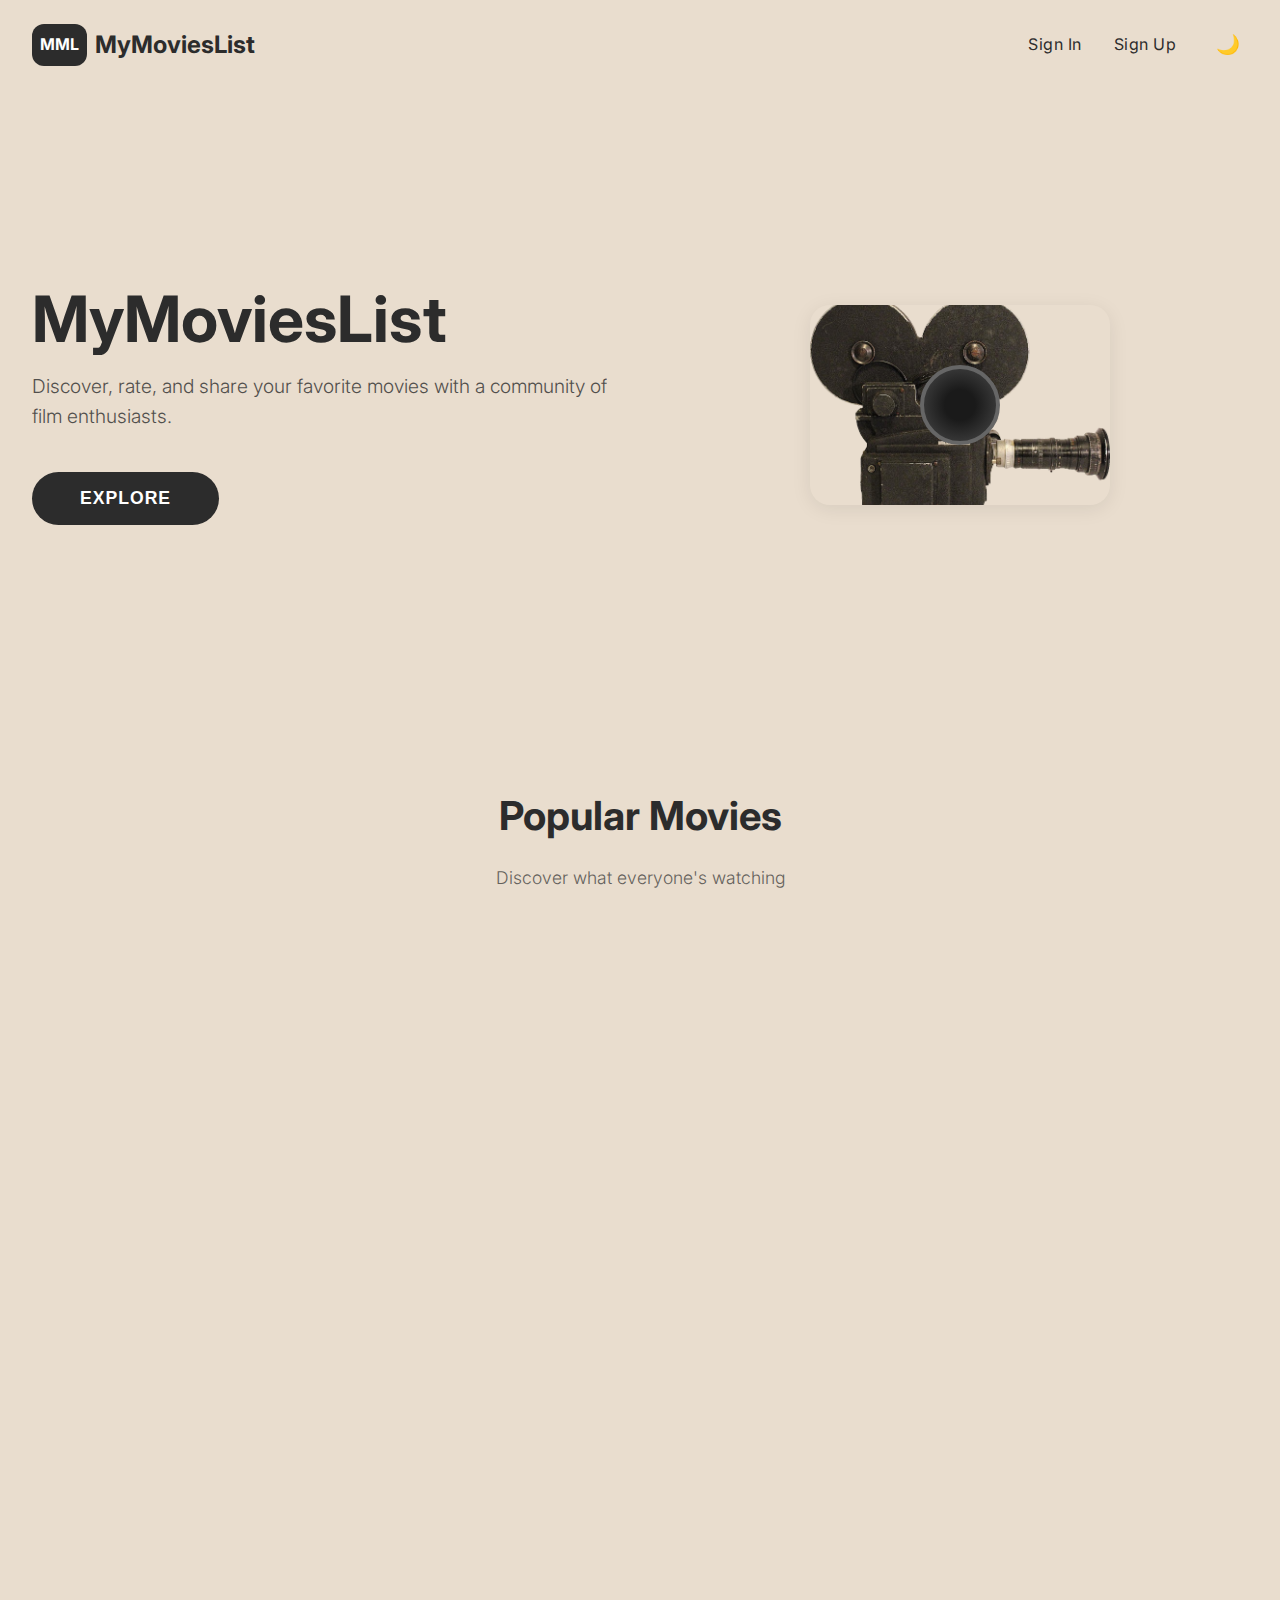
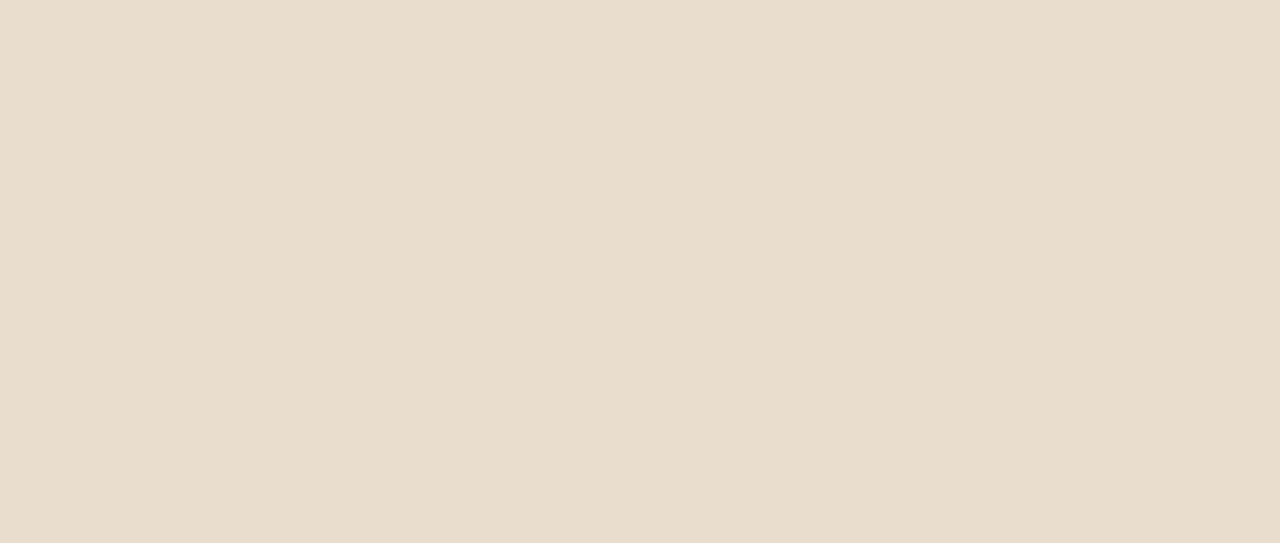
<file: mymovieslist.html>
<!DOCTYPE html>
<html lang="en">
<head>
    <meta charset="UTF-8">
    <meta name="viewport" content="width=device-width, initial-scale=1.0">
    <title>MyMoviesList</title>
    <link href="https://fonts.googleapis.com/css2?family=Inter:wght@300;400;600;700&display=swap" rel="stylesheet">
    <style>
        * {
            margin: 0;
            padding: 0;
            box-sizing: border-box;
        }

        :root {
            --bg-color: #e9ddce;
            --text-color: #2c2c2c;
            --button-bg: #2c2c2c;
            --button-text: #ffffff;
            --card-bg: #ffffff;
            --shadow: 0 4px 20px rgba(0,0,0,0.08);
            --hover-shadow: 0 8px 30px rgba(0,0,0,0.12);
            --border-radius: 16px;
            --transition: all 0.3s cubic-bezier(0.4, 0, 0.2, 1);
        }

        body {
            font-family: 'Inter', sans-serif;
            background-color: var(--bg-color);
            color: var(--text-color);
            line-height: 1.6;
            overflow-x: hidden;
        }

        /* Header */
        .header {
            display: flex;
            justify-content: space-between;
            align-items: center;
            padding: 1.5rem 2rem;
            background-color: var(--bg-color);
            position: sticky;
            top: 0;
            z-index: 100;
            backdrop-filter: blur(10px);
        }

        .logo {
            display: flex;
            align-items: center;
            gap: 0.5rem;
            font-size: 1.5rem;
            font-weight: 700;
            text-decoration: none;
            color: var(--text-color);
        }

        .logo-icon {
            background: var(--button-bg);
            color: var(--button-text);
            padding: 0.5rem;
            border-radius: 12px;
            font-weight: 700;
            font-size: 1rem;
        }

        .nav-links {
            display: flex;
            gap: 2rem;
            align-items: center;
        }

        .nav-link {
            text-decoration: none;
            color: var(--text-color);
            font-weight: 400;
            letter-spacing: 0.5px;
            transition: var(--transition);
            cursor: pointer;
        }

        .nav-link:hover {
            opacity: 0.7;
        }

        .theme-toggle {
            background: none;
            border: none;
            font-size: 1.2rem;
            cursor: pointer;
            padding: 0.5rem;
            border-radius: 8px;
            transition: var(--transition);
        }

        .theme-toggle:hover {
            background: rgba(44, 44, 44, 0.1);
        }

        /* Hero Section */
        .hero {
            display: grid;
            grid-template-columns: 1fr 1fr;
            gap: 4rem;
            padding: 4rem 2rem;
            max-width: 1400px;
            margin: 0 auto;
            align-items: center;
            min-height: 70vh;
        }

        .hero-content h1 {
            font-size: 4rem;
            font-weight: 700;
            margin-bottom: 1rem;
            line-height: 1.1;
        }

        .hero-content p {
            font-size: 1.2rem;
            margin-bottom: 2.5rem;
            opacity: 0.8;
            font-weight: 300;
        }

        .cta-button {
            background: var(--button-bg);
            color: var(--button-text);
            padding: 1rem 3rem;
            border: none;
            border-radius: 50px;
            font-size: 1.1rem;
            font-weight: 600;
            letter-spacing: 1px;
            cursor: pointer;
            transition: var(--transition);
            text-transform: uppercase;
        }

        .cta-button:hover {
            transform: translateY(-2px);
            box-shadow: var(--hover-shadow);
        }

        .hero-visual {
            position: relative;
            display: flex;
            justify-content: center;
            align-items: center;
        }

        .camera-mockup {
    width: 300px;
    height: 200px;
    background-image: url('camera.jpeg');
    background-size: cover; /* or 'contain' depending on your need */
    background-position: center;
    background-repeat: no-repeat;
    border-radius: 20px;
    position: relative;
    box-shadow: var(--shadow);
    z-index: 2; 
}

        .camera-lens {
            width: 80px;
            height: 80px;
            background: radial-gradient(circle, #1a1a1a 30%, #4a4a4a 100%);
            border-radius: 50%;
            position: absolute;
            top: 50%;
            left: 50%;
            transform: translate(-50%, -50%);
            border: 4px solid #666;
        }

        .preview-posters {
            position: absolute;
            top: -20px;
            right: -40px;
            display: grid;
            grid-template-columns: repeat(2, 1fr);
            gap: 10px;
            z-index: 1;
        }

        .preview-poster {
            width: 80px;
            height: 120px;
            background: var(--card-bg);
            border-radius: 8px;
            box-shadow: var(--shadow);
            overflow: hidden;
        }

        .preview-poster img {
            width: 100%;
            height: 100%;
            object-fit: cover;
        }

        /* Movies Section */
        .movies-section {
            padding: 4rem 2rem;
            max-width: 1400px;
            margin: 0 auto;
        }

        .section-header {
            text-align: center;
            margin-bottom: 3rem;
        }

        .section-title {
            font-size: 2.5rem;
            font-weight: 700;
            margin-bottom: 1rem;
        }

        .section-subtitle {
            font-size: 1.1rem;
            opacity: 0.7;
            font-weight: 300;
        }

        .movies-grid {
            display: grid;
            grid-template-columns: repeat(auto-fit, minmax(280px, 1fr));
            gap: 2rem;
            margin-top: 2rem;
        }

        .movie-card {
            background: var(--card-bg);
            border-radius: var(--border-radius);
            overflow: hidden;
            box-shadow: var(--shadow);
            transition: var(--transition);
            cursor: pointer;
            position: relative;
        }

        .movie-card:hover {
            transform: translateY(-8px);
            box-shadow: var(--hover-shadow);
        }

        .movie-poster {
            width: 100%;
            height: 400px;
            object-fit: cover;
            background: #f0f0f0;
            display: flex;
            align-items: center;
            justify-content: center;
            color: #999;
            font-size: 3rem;
        }

        .movie-info {
            padding: 1.5rem;
        }

        .movie-title {
            font-size: 1.2rem;
            font-weight: 600;
            margin-bottom: 0.5rem;
            line-height: 1.3;
        }

        .movie-year {
            color: #666;
            font-size: 0.95rem;
            margin-bottom: 0.8rem;
        }

        .movie-rating {
            display: flex;
            align-items: center;
            gap: 0.5rem;
            font-size: 0.9rem;
        }

        .stars {
            color: #ffd700;
        }

        .watchlist-btn {
            position: absolute;
            top: 1rem;
            right: 1rem;
            background: rgba(255, 255, 255, 0.9);
            border: none;
            border-radius: 50%;
            width: 40px;
            height: 40px;
            cursor: pointer;
            transition: var(--transition);
            font-size: 1.2rem;
        }

        .watchlist-btn:hover {
            background: rgba(255, 255, 255, 1);
            transform: scale(1.1);
        }

        .watchlist-btn.added {
            background: #ff6b6b;
            color: white;
        }

        /* Loading */
        .loading {
            text-align: center;
            padding: 3rem;
            font-size: 1.1rem;
            opacity: 0.7;
        }

        .spinner {
            width: 40px;
            height: 40px;
            border: 3px solid rgba(44, 44, 44, 0.1);
            border-radius: 50%;
            border-top-color: var(--button-bg);
            animation: spin 1s ease-in-out infinite;
            margin: 0 auto 1rem;
        }

        @keyframes spin {
            to { transform: rotate(360deg); }
        }

        /* Modal */
        .modal {
            display: none;
            position: fixed;
            z-index: 1000;
            left: 0;
            top: 0;
            width: 100%;
            height: 100%;
            background-color: rgba(0,0,0,0.5);
            backdrop-filter: blur(5px);
        }

        .modal-content {
            background-color: var(--card-bg);
            margin: 5% auto;
            padding: 2rem;
            border-radius: var(--border-radius);
            width: 90%;
            max-width: 600px;
            position: relative;
            animation: modalSlideIn 0.3s ease-out;
        }

        @keyframes modalSlideIn {
            from {
                opacity: 0;
                transform: translateY(-50px);
            }
            to {
                opacity: 1;
                transform: translateY(0);
            }
        }

        .close {
            position: absolute;
            right: 1rem;
            top: 1rem;
            font-size: 2rem;
            cursor: pointer;
            color: #999;
            transition: var(--transition);
        }

        .close:hover {
            color: var(--text-color);
        }

        /* Responsive Design */
        @media (max-width: 768px) {
            .header {
                padding: 1rem;
                flex-wrap: wrap;
                gap: 1rem;
            }

            .nav-links {
                gap: 1rem;
            }

            .hero {
                grid-template-columns: 1fr;
                gap: 2rem;
                padding: 2rem 1rem;
                text-align: center;
            }

            .hero-content h1 {
                font-size: 2.5rem;
            }

            .camera-mockup {
                width: 250px;
                height: 160px;
            }

            .movies-section {
                padding: 2rem 1rem;
            }

            .section-title {
                font-size: 2rem;
            }

            .movies-grid {
                grid-template-columns: repeat(auto-fit, minmax(250px, 1fr));
                gap: 1.5rem;
            }
        }

        @media (max-width: 480px) {
            .hero-content h1 {
                font-size: 2rem;
            }

            .movies-grid {
                grid-template-columns: 1fr;
            }
        }
    </style>
</head>
<body>
    <!-- Header -->
    <header class="header">
        <a href="#" class="logo">
            <span class="logo-icon">MML</span>
            MyMoviesList
        </a>
        <nav class="nav-links">
            <a href="#" class="nav-link">Sign In</a>
            <a href="#" class="nav-link">Sign Up</a>
            <button class="theme-toggle" onclick="toggleTheme()">🌙</button>
        </nav>
    </header>

    <!-- Hero Section -->
    <section class="hero">
        <div class="hero-content">
            <h1>MyMoviesList</h1>
            <p>Discover, rate, and share your favorite movies with a community of film enthusiasts.</p>
            <button class="cta-button" onclick="scrollToMovies()">Explore</button>
        </div>
        <div class="hero-visual">
            <div class="camera-mockup">
                <div class="camera-lens"></div>
            </div>
            <div class="preview-posters" id="previewPosters">
                <!-- Preview posters will be populated by JavaScript -->
            </div>
        </div>
    </section>

    <!-- Movies Section -->
    <section class="movies-section" id="movies">
        <div class="section-header">
            <h2 class="section-title">Popular Movies</h2>
            <p class="section-subtitle">Discover what everyone's watching</p>
        </div>
        
        <div class="loading" id="loading">
            <div class="spinner"></div>
            Loading amazing movies...
        </div>
        
        <div class="movies-grid" id="moviesGrid">
            <!-- Movies will be populated by JavaScript -->
        </div>
    </section>

    <!-- Movie Modal -->
    <div id="movieModal" class="modal">
        <div class="modal-content">
            <span class="close">&times;</span>
            <div id="modalContent">
                <!-- Modal content will be populated by JavaScript -->
            </div>
        </div>
    </div>

    <script>
        // TMDb API Configuration
        const API_KEY = '1cf50e6248dc270629e802686245c2c8'; // Demo API key (replace with your own)
        const BASE_URL = 'https://api.themoviedb.org/3';
        const IMAGE_BASE_URL = 'https://image.tmdb.org/t/p/w500';

        // Global variables
        let movies = [];
        let watchlist = JSON.parse(localStorage.getItem('watchlist')) || [];

        // Initialize the app
        document.addEventListener('DOMContentLoaded', function() {
            fetchPopularMovies();
            loadPreviewPosters();
        });

        // Fetch popular movies from TMDb API
        async function fetchPopularMovies() {
            try {
                const response = await fetch(`${BASE_URL}/movie/popular?api_key=${API_KEY}&page=1`);
                const data = await response.json();
                movies = data.results.slice(0, 12); // Get first 12 movies
                displayMovies(movies);
                hideLoading();
            } catch (error) {
                console.error('Error fetching movies:', error);
                displayFallbackMovies();
                hideLoading();
            }
        }

        // Display movies in the grid
        function displayMovies(movieList) {
            const moviesGrid = document.getElementById('moviesGrid');
            moviesGrid.innerHTML = '';

            movieList.forEach(movie => {
                const movieCard = createMovieCard(movie);
                moviesGrid.appendChild(movieCard);
            });
        }

        // Create a movie card element
        function createMovieCard(movie) {
            const card = document.createElement('div');
            card.className = 'movie-card';
            card.onclick = () => showMovieModal(movie);

            const isInWatchlist = watchlist.some(item => item.id === movie.id);
            const posterUrl = movie.poster_path ? `${IMAGE_BASE_URL}${movie.poster_path}` : null;
            const rating = movie.vote_average ? movie.vote_average.toFixed(1) : 'N/A';
            const year = movie.release_date ? new Date(movie.release_date).getFullYear() : 'TBA';

            card.innerHTML = `
                ${posterUrl ? 
                    `<img src="${posterUrl}" alt="${movie.title}" class="movie-poster">` :
                    `<div class="movie-poster">🎬</div>`
                }
                <button class="watchlist-btn ${isInWatchlist ? 'added' : ''}" onclick="event.stopPropagation(); toggleWatchlist(${movie.id})">
                    ${isInWatchlist ? '❤️' : '🤍'}
                </button>
                <div class="movie-info">
                    <h3 class="movie-title">${movie.title}</h3>
                    <p class="movie-year">${year}</p>
                    <div class="movie-rating">
                        <span class="stars">⭐</span>
                        <span>${rating}</span>
                    </div>
                </div>
            `;

            return card;
        }

        // Load preview posters for hero section
        async function loadPreviewPosters() {
            try {
                const response = await fetch(`${BASE_URL}/movie/popular?api_key=${API_KEY}&page=2`);
                const data = await response.json();
                const previewMovies = data.results.slice(0, 4);
                
                const previewContainer = document.getElementById('previewPosters');
                previewContainer.innerHTML = '';

                previewMovies.forEach(movie => {
                    const posterDiv = document.createElement('div');
                    posterDiv.className = 'preview-poster';
                    
                    if (movie.poster_path) {
                        posterDiv.innerHTML = `<img src="${IMAGE_BASE_URL}${movie.poster_path}" alt="${movie.title}">`;
                    } else {
                        posterDiv.innerHTML = '<div style="display: flex; align-items: center; justify-content: center; height: 100%; font-size: 2rem;">🎬</div>';
                    }
                    
                    previewContainer.appendChild(posterDiv);
                });
            } catch (error) {
                console.error('Error loading preview posters:', error);
            }
        }

        // Show movie details in modal
        function showMovieModal(movie) {
            const modal = document.getElementById('movieModal');
            const modalContent = document.getElementById('modalContent');
            
            const posterUrl = movie.poster_path ? `${IMAGE_BASE_URL}${movie.poster_path}` : null;
            const rating = movie.vote_average ? movie.vote_average.toFixed(1) : 'N/A';
            const year = movie.release_date ? new Date(movie.release_date).getFullYear() : 'TBA';
            const isInWatchlist = watchlist.some(item => item.id === movie.id);

            modalContent.innerHTML = `
                <div style="display: flex; gap: 2rem; flex-wrap: wrap;">
                    <div style="flex: 0 0 200px;">
                        ${posterUrl ? 
                            `<img src="${posterUrl}" alt="${movie.title}" style="width: 100%; border-radius: 12px;">` :
                            `<div style="width: 100%; height: 300px; background: #f0f0f0; border-radius: 12px; display: flex; align-items: center; justify-content: center; font-size: 3rem;">🎬</div>`
                        }
                    </div>
                    <div style="flex: 1; min-width: 300px;">
                        <h2 style="margin-bottom: 1rem; font-size: 2rem;">${movie.title}</h2>
                        <p style="margin-bottom: 1rem; opacity: 0.8;"><strong>Year:</strong> ${year}</p>
                        <p style="margin-bottom: 1rem; opacity: 0.8;"><strong>Rating:</strong> ⭐ ${rating}/10</p>
                        <p style="margin-bottom: 2rem; line-height: 1.6;">${movie.overview || 'No description available.'}</p>
                        <button onclick="toggleWatchlist(${movie.id}); updateModalButton(${movie.id})" 
                                id="modalWatchlistBtn" 
                                style="background: ${isInWatchlist ? '#ff6b6b' : 'var(--button-bg)'}; color: white; padding: 1rem 2rem; border: none; border-radius: 8px; cursor: pointer; font-weight: 600;">
                            ${isInWatchlist ? 'Remove from Watchlist' : 'Add to Watchlist'}
                        </button>
                    </div>
                </div>
            `;

            modal.style.display = 'block';
        }

        // Update modal button after watchlist toggle
        function updateModalButton(movieId) {
            const isInWatchlist = watchlist.some(item => item.id === movieId);
            const btn = document.getElementById('modalWatchlistBtn');
            if (btn) {
                btn.textContent = isInWatchlist ? 'Remove from Watchlist' : 'Add to Watchlist';
                btn.style.background = isInWatchlist ? '#ff6b6b' : 'var(--button-bg)';
            }
        }

        // Toggle movie in watchlist
        function toggleWatchlist(movieId) {
            const movie = movies.find(m => m.id === movieId);
            if (!movie) return;

            const existingIndex = watchlist.findIndex(item => item.id === movieId);
            
            if (existingIndex > -1) {
                watchlist.splice(existingIndex, 1);
            } else {
                watchlist.push(movie);
            }

            localStorage.setItem('watchlist', JSON.stringify(watchlist));
            displayMovies(movies); // Refresh the display
        }

        // Fallback movies for demo purposes
        function displayFallbackMovies() {
            const fallbackMovies = [
                { id: 1, title: "The Shawshank Redemption", release_date: "1994-09-23", vote_average: 9.3, overview: "Two imprisoned men bond over years, finding solace and eventual redemption through acts of common decency.", poster_path: null },
                { id: 2, title: "The Godfather", release_date: "1972-03-24", vote_average: 9.2, overview: "The aging patriarch transfers control of his clandestine empire to his reluctant son.", poster_path: null },
                { id: 3, title: "The Dark Knight", release_date: "2008-07-18", vote_average: 9.0, overview: "Batman battles the Joker in this epic superhero thriller.", poster_path: null },
                { id: 4, title: "Pulp Fiction", release_date: "1994-10-14", vote_average: 8.9, overview: "The lives of two mob hitmen, a boxer, and others intertwine in four tales of violence and redemption.", poster_path: null },
                { id: 5, title: "Forrest Gump", release_date: "1994-07-06", vote_average: 8.8, overview: "The presidencies of Kennedy and Johnson, the Vietnam War, and other historical events unfold from the perspective of an Alabama man.", poster_path: null },
                { id: 6, title: "Inception", release_date: "2010-07-16", vote_average: 8.7, overview: "A thief who steals corporate secrets through dream-sharing technology is given the inverse task of planting an idea.", poster_path: null }
            ];
            
            movies = fallbackMovies;
            displayMovies(movies);
        }

        // Hide loading indicator
        function hideLoading() {
            document.getElementById('loading').style.display = 'none';
        }

        // Smooth scroll to movies section
        function scrollToMovies() {
            document.getElementById('movies').scrollIntoView({ 
                behavior: 'smooth' 
            });
        }

        // Theme toggle functionality
        function toggleTheme() {
            const body = document.body;
            const themeToggle = document.querySelector('.theme-toggle');
            
            if (body.style.filter === 'invert(1) hue-rotate(180deg)') {
                body.style.filter = '';
                themeToggle.textContent = '🌙';
            } else {
                body.style.filter = 'invert(1) hue-rotate(180deg)';
                themeToggle.textContent = '☀️';
            }
        }

        // Modal close functionality
        document.querySelector('.close').onclick = function() {
            document.getElementById('movieModal').style.display = 'none';
        }

        window.onclick = function(event) {
            const modal = document.getElementById('movieModal');
            if (event.target === modal) {
                modal.style.display = 'none';
            }
        }

        // Smooth animations
        const observerOptions = {
            threshold: 0.1,
            rootMargin: '0px 0px -50px 0px'
        };

        const observer = new IntersectionObserver(function(entries) {
            entries.forEach(entry => {
                if (entry.isIntersecting) {
                    entry.target.style.opacity = '1';
                    entry.target.style.transform = 'translateY(0)';
                }
            });
        }, observerOptions);

        // Initialize animations when content loads
        setTimeout(() => {
            document.querySelectorAll('.movie-card').forEach(card => {
                card.style.opacity = '0';
                card.style.transform = 'translateY(20px)';
                card.style.transition = 'opacity 0.6s ease, transform 0.6s ease';
                observer.observe(card);
            });
        }, 100);
    </script>
</body>
</html>
</file>
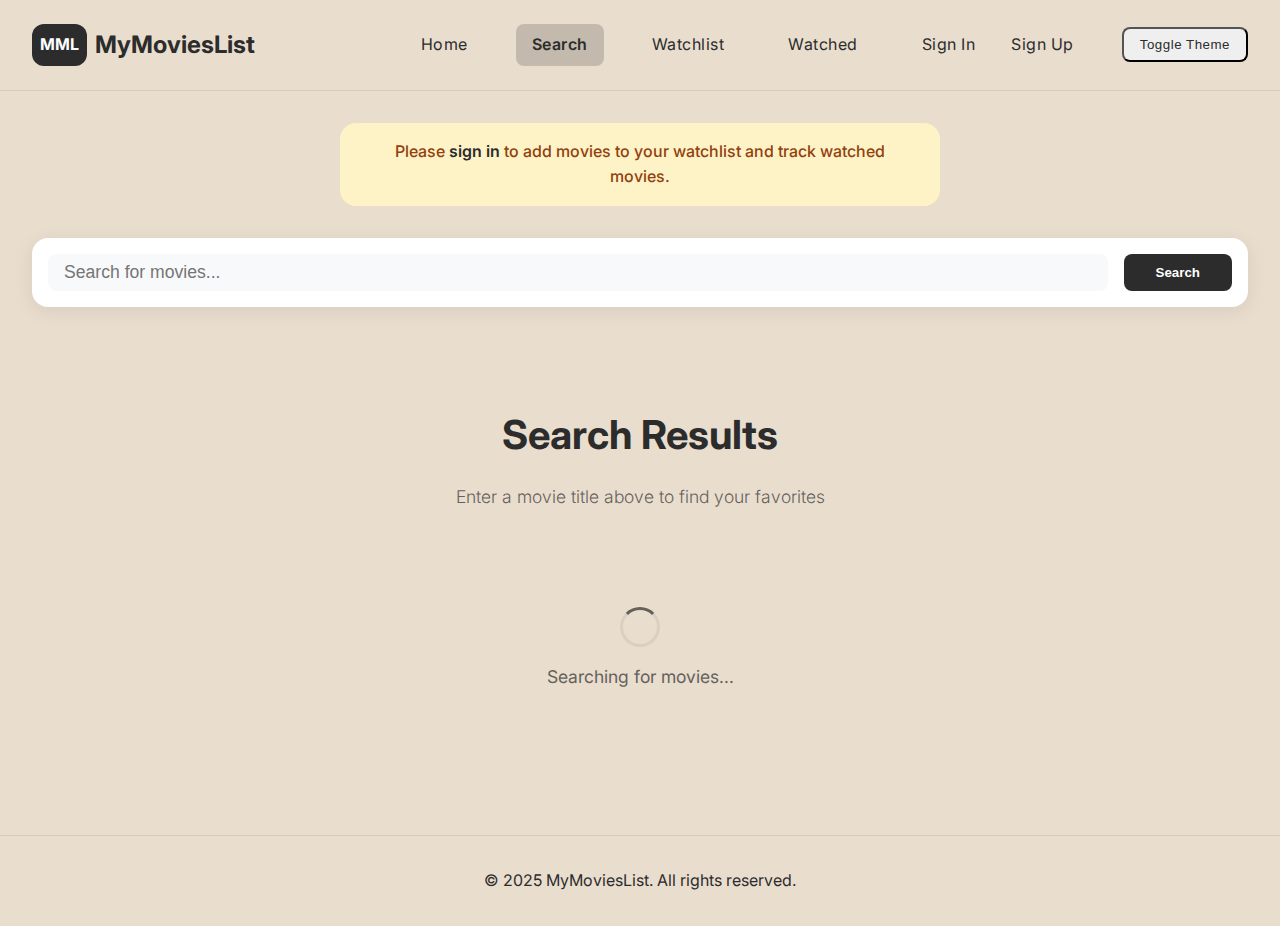
<file: search.html>
<!DOCTYPE html>
<html lang="en">
<head>
    <meta charset="UTF-8">
    <meta name="viewport" content="width=device-width, initial-scale=1.0">
    <title>MyMoviesList - Search</title>
    <link href="https://fonts.googleapis.com/css2?family=Inter:wght@300;400;600;700&display=swap" rel="stylesheet">
    <link rel="stylesheet" href="search.css">
</head>
<body>
    <!-- Header -->
    <header class="header">
        <a href="index.html" class="logo">
            <span class="logo-icon">MML</span>
            MyMoviesList
        </a>
        <nav class="nav-links">
            <a href="index.html" class="nav-link">Home</a>
            <a href="search.html" class="nav-link active">Search</a>
            <a href="watchlist.html" class="nav-link">Watchlist</a>
            <a href="watched.html" class="nav-link">Watched</a>
            <div id="authSection"></div>
            <button id="themeToggle" class="nav-link">Toggle Theme</button>
        </nav>
    </header>

    <!-- Auth Required Message -->
    <div id="authMessage" class="auth-message" style="display: none;">
        Please <a href="login.html">sign in</a> to add movies to your watchlist and track watched movies.
    </div>

    <!-- Search Bar -->
    <div class="search-container">
        <div class="search-bar">
            <input type="text" class="search-input" id="searchInput" placeholder="Search for movies..." value="">
            <button class="search-btn" onclick="performSearch()">Search</button>
        </div>
    </div>

    <!-- Movies Section -->
    <section class="movies-section" id="movies">
        <div class="section-header">
            <h2 class="section-title">Search Results</h2>
            <p class="section-subtitle" id="searchSubtitle">Enter a movie title above to find your favorites</p>
        </div>
        <div class="loading" id="loading">
            <div class="spinner"></div>
            Searching for movies...
        </div>
        <div class="movies-grid" id="moviesGrid"></div>
    </section>

   <!-- Rating Modal -->
    <div id="ratingModal" class="modal">
        <div class="modal-content">
            <span class="close">×</span>
            <h2>Rate this Movie</h2>
            <div id="ratingMovieTitle"></div>
            <div class="rating-input">
                <label for="movieRating">Your Rating (1–10):</label>
                <div class="star-rating" id="starRating">
                    <span class="star" data-value="1">★</span>
                    <span class="star" data-value="2">★</span>
                    <span class="star" data-value="3">★</span>
                    <span class="star" data-value="4">★</span>
                    <span class="star" data-value="5">★</span>
                    <span class="star" data-value="6">★</span>
                    <span class="star" data-value="7">★</span>
                    <span class="star" data-value="8">★</span>
                    <span class="star" data-value="9">★</span>
                    <span class="star" data-value="10">★</span>
                </div>
                <input type="hidden" id="movieRating" value="">
            </div>
            <div class="review-input">
                <label for="movieReview">Your Review (optional):</label>
                <textarea id="movieReview" rows="3" placeholder="Write your thoughts about the movie..."></textarea>
            </div>
            <button class="rating-submit" onclick="submitRating()">Submit Rating</button>
        </div>
    </div>

    <!-- Footer -->
    <footer class="footer">
        <p>&copy; 2025 MyMoviesList. All rights reserved.</p>
    </footer>

    <script src="search.js"></script>
</body>
</html>
</file>
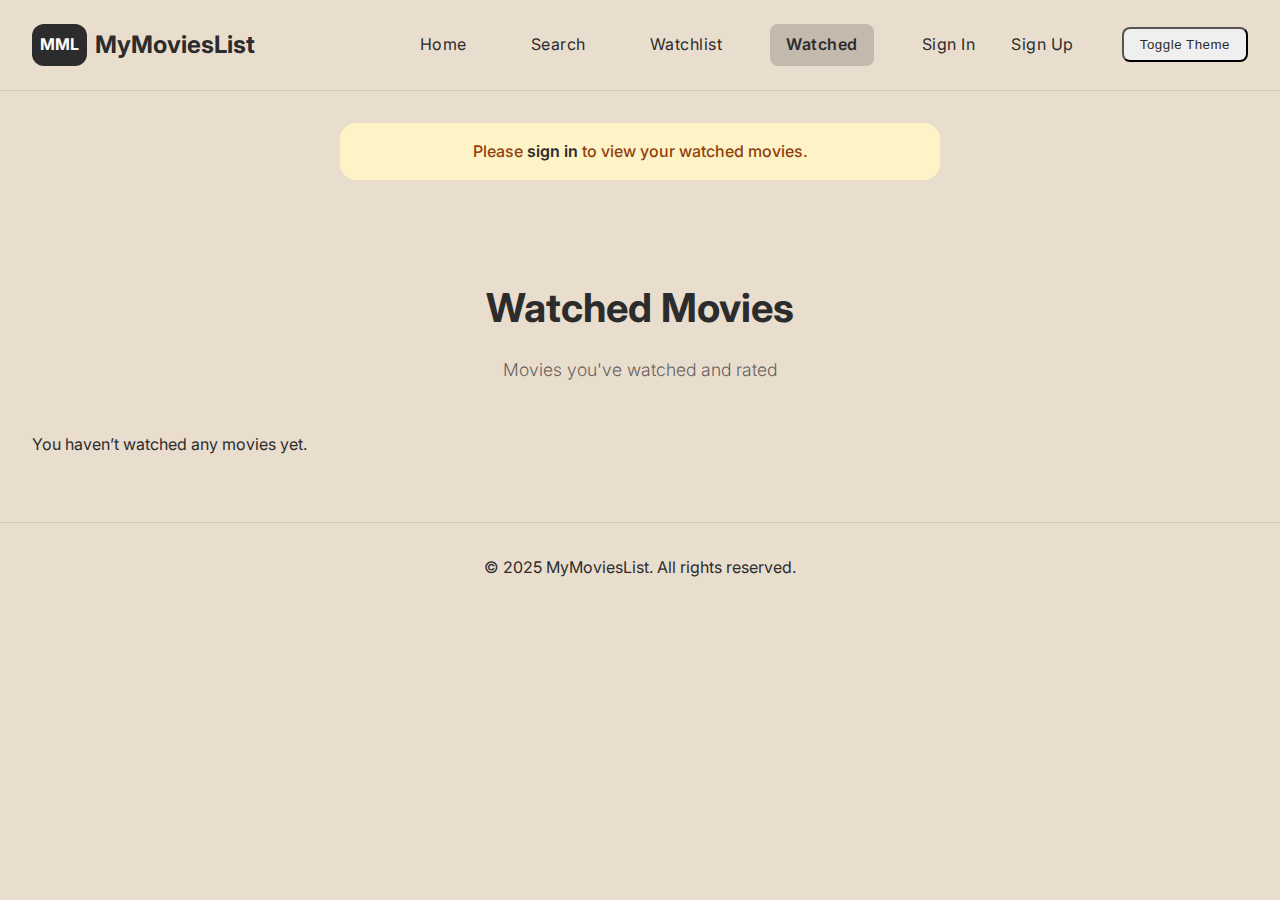
<file: watched.html>
<!DOCTYPE html>
<html lang="en">
<head>
    <meta charset="UTF-8">
    <meta name="viewport" content="width=device-width, initial-scale=1.0">
    <title>MyMoviesList - Watched</title>
    <link href="https://fonts.googleapis.com/css2?family=Inter:wght@300;400;600;700&display=swap" rel="stylesheet">
    <link rel="stylesheet" href="watched.css">
</head>
<body>
    <!-- Header -->
    <header class="header">
        <a href="index.html" class="logo">
            <span class="logo-icon">MML</span>
            MyMoviesList
        </a>
        <nav class="nav-links">
            <a href="index.html" class="nav-link">Home</a>
            <a href="search.html" class="nav-link">Search</a>
            <a href="watchlist.html" class="nav-link">Watchlist</a>
            <a href="watched.html" class="nav-link active">Watched</a>
            <div id="authSection"></div>
            <button id="themeToggle" class="nav-link">Toggle Theme</button>
        </nav>
    </header>

    <!-- Auth Required Message -->
    <div id="authMessage" class="auth-message" style="display: none;">
        Please <a href="login.html">sign in</a> to view your watched movies.
    </div>

    <!-- Watched Section -->
    <section class="movies-section" id="watched">
        <div class="section-header">
            <h2 class="section-title">Watched Movies</h2>
            <p class="section-subtitle">Movies you've watched and rated</p>
        </div>
        <div class="loading" id="loading">
            <div class="spinner"></div>
            Loading your watched movies...
        </div>
        <div class="movies-grid" id="moviesGrid"></div>
    </section>

    <!-- Edit Rating Modal -->
    <div id="editModal" class="modal">
        <div class="modal-content">
            <span class="close">×</span>
            <h2 id="editMovieTitle"></h2>
            <div class="rating-input">
                <label for="movieRating">Your Rating (1–10):</label>
                <div class="star-rating" id="starRating">
                    <span class="star" data-value="1">★</span>
                    <span class="star" data-value="2">★</span>
                    <span class="star" data-value="3">★</span>
                    <span class="star" data-value="4">★</span>
                    <span class="star" data-value="5">★</span>
                    <span class="star" data-value="6">★</span>
                    <span class="star" data-value="7">★</span>
                    <span class="star" data-value="8">★</span>
                    <span class="star" data-value="9">★</span>
                    <span class="star" data-value="10">★</span>
                </div>
                <input type="hidden" id="movieRating" value="">
            </div>
            <div class="review-input">
                <label for="movieReview">Your Review (optional):</label>
                <textarea id="movieReview" placeholder="Write your review..." maxlength="500"></textarea>
            </div>
            <button class="rating-submit" onclick="submitEdit()">Update Rating & Review</button>
        </div>
    </div>

    <!-- Footer -->
    <footer class="footer">
        <p>&copy; 2025 MyMoviesList. All rights reserved.</p>
    </footer>

    <script src="watched.js"></script>
</body>
</html>
</file>
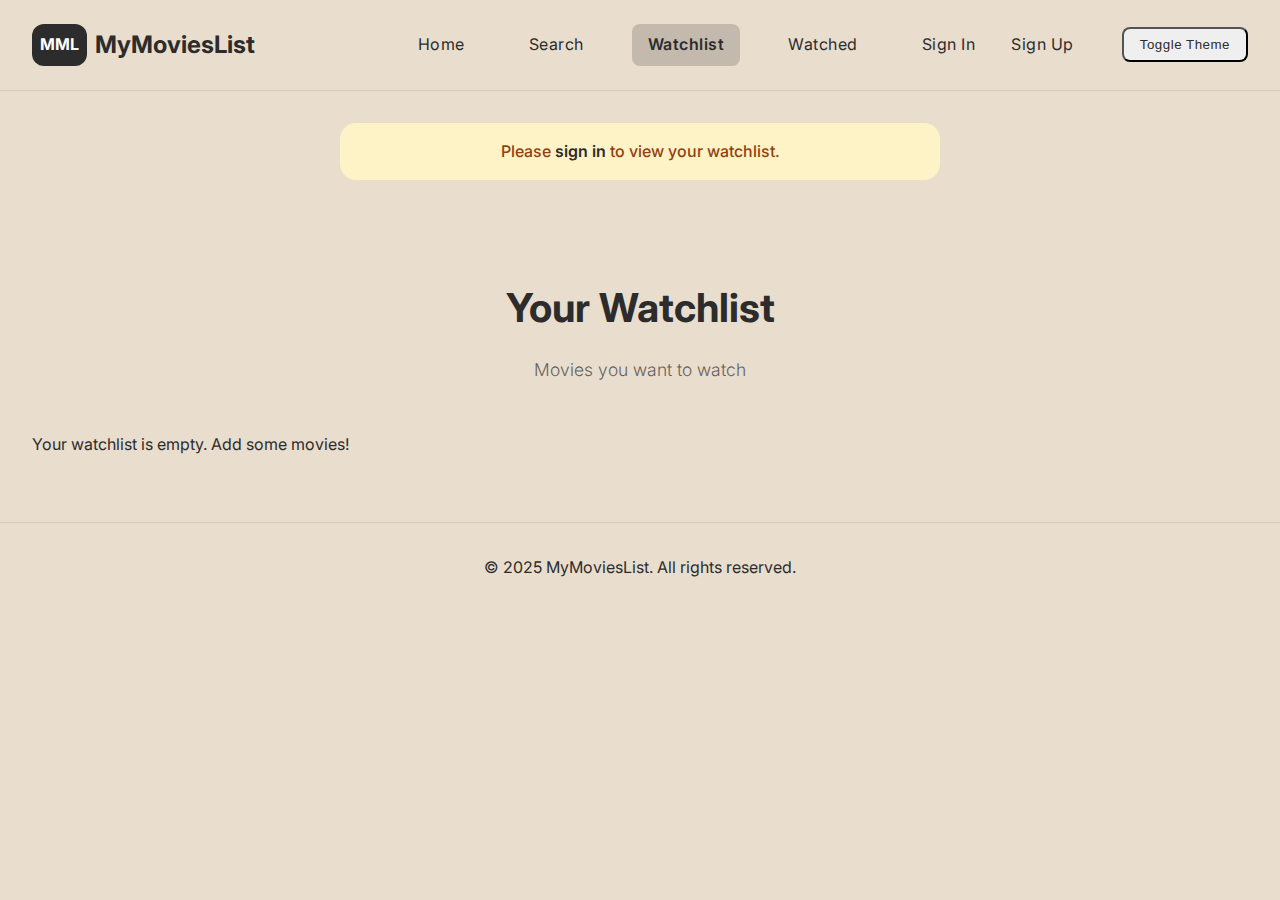
<file: watchlist.html>
<!DOCTYPE html>
<html lang="en">
<head>
    <meta charset="UTF-8">
    <meta name="viewport" content="width=device-width, initial-scale=1.0">
    <title>MyMoviesList - Watchlist</title>
    <link href="https://fonts.googleapis.com/css2?family=Inter:wght@300;400;600;700&display=swap" rel="stylesheet">
    <link rel="stylesheet" href="watchlist.css">
</head>
<body>
    <!-- Header -->
    <header class="header">
        <a href="index.html" class="logo">
            <span class="logo-icon">MML</span>
            MyMoviesList
        </a>
        <nav class="nav-links">
            <a href="index.html" class="nav-link">Home</a>
            <a href="search.html" class="nav-link">Search</a>
            <a href="watchlist.html" class="nav-link active">Watchlist</a>
            <a href="watched.html" class="nav-link">Watched</a>
            <div id="authSection"></div>
            <button id="themeToggle" class="nav-link">Toggle Theme</button>
        </nav>
    </header>

    <!-- Auth Required Message -->
    <div id="authMessage" class="auth-message" style="display: none;">
        Please <a href="login.html">sign in</a> to view your watchlist.
    </div>

    <!-- Watchlist Section -->
    <section class="movies-section" id="watchlist">
        <div class="section-header">
            <h2 class="section-title">Your Watchlist</h2>
            <p class="section-subtitle">Movies you want to watch</p>
        </div>
        <div class="loading" id="loading">
            <div class="spinner"></div>
            Loading your watchlist...
        </div>
        <div class="movies-grid" id="moviesGrid"></div>
    </section>

    <!-- Movie Details Modal -->
    <div id="detailsModal" class="modal">
        <div class="modal-content">
            <span class="close">×</span>
            <h2 id="detailsMovieTitle"></h2>
            <img id="detailsPoster" class="movie-poster" alt="Movie Poster">
            <p id="detailsYear"></p>
            <p id="detailsOverview"></p>
            <button class="action-btn watchlist-btn" onclick="removeFromWatchlist()">Remove from Watchlist</button>
        </div>
    </div>

    <!-- Footer -->
    <footer class="footer">
        <p>&copy; 2025 MyMoviesList. All rights reserved.</p>
    </footer>

    <script src="watchlist.js"></script>
</body>
</html>
</file>
<file: index.css>
* {
    margin: 0;
    padding: 0;
    box-sizing: border-box;
}

:root {
    --bg-color: #e9ddce;
    --text-color: #2c2c2c;
    --button-bg: #2c2c2c;
    --button-text: #ffffff;
    --card-bg: #ffffff;
    --shadow: 0 4px 20px rgba(0,0,0,0.08);
    --hover-shadow: 0 8px 30px rgba(0,0,0,0.12);
    --border-radius: 16px;
    --transition: all 0.3s cubic-bezier(0.4, 0, 0.2, 1);
    --success-color: #10b981;
    --error-color: #ef4444;
    --warning-color: #f59e0b;
    --dark-bg: #1a1a1a;
    --dark-card-bg: #2d2d2d;
    --dark-text: #e9ecef;
}

body {
    font-family: 'Inter', sans-serif;
    background-color: var(--bg-color);
    color: var(--text-color);
    line-height: 1.6;
    overflow-x: hidden;
}

body.dark-mode {
    --bg-color: var(--dark-bg);
    --card-bg: var(--dark-card-bg);
    --text-color: var(--dark-text);
    background-color: var(--bg-color);
    color: var(--text-color);
}

/* Header */
.header {
    display: flex;
    justify-content: space-between;
    align-items: center;
    padding: 1.5rem 2rem;
    background-color: var(--bg-color);
    position: sticky;
    top: 0;
    z-index: 100;
    backdrop-filter: blur(10px);
    border-bottom: 1px solid rgba(44, 44, 44, 0.1);
}

.logo {
    display: flex;
    align-items: center;
    gap: 0.5rem;
    font-size: 1.5rem;
    font-weight: 700;
    text-decoration: none;
    color: var(--text-color);
}

.logo-icon {
    background: var(--button-bg);
    color: var(--button-text);
    padding: 0.5rem;
    border-radius: 12px;
    font-weight: 700;
    font-size: 1rem;
}

.nav-links {
    display: flex;
    gap: 2rem;
    align-items: center;
}

.nav-link {
    text-decoration: none;
    color: var(--text-color);
    font-weight: 400;
    letter-spacing: 0.5px;
    transition: var(--transition);
    cursor: pointer;
    padding: 0.5rem 1rem;
    border-radius: 8px;
}

.nav-link:hover {
    background: rgba(44, 44, 44, 0.1);
}

.nav-link.active {
    background: rgba(44, 44, 44, 0.2);
    font-weight: 600;
}

.user-info {
    display: flex;
    align-items: center;
    gap: 1rem;
}

.welcome-text {
    font-weight: 500;
}

.logout-btn {
    background: var(--error-color);
    color: white;
    border: none;
    padding: 0.5rem 1rem;
    border-radius: 8px;
    cursor: pointer;
    font-weight: 500;
    transition: var(--transition);
}

.logout-btn:hover {
    background: #dc2626;
}

/* Search Bar */
.search-container {
    max-width: 1400px;
    margin: 2rem auto;
    padding: 0 2rem;
}

.search-bar {
    display: flex;
    gap: 1rem;
    background: var(--card-bg);
    padding: 1rem;
    border-radius: var(--border-radius);
    box-shadow: var(--shadow);
}

.search-input {
    flex: 1;
    border: none;
    outline: none;
    font-size: 1.1rem;
    padding: 0.5rem 1rem;
    border-radius: 8px;
    background: #f8f9fa;
}

.search-input:invalid:focus {
    border: 2px solid var(--error-color);
}

.search-btn {
    background: var(--button-bg);
    color: var(--button-text);
    border: none;
    padding: 0.5rem 2rem;
    border-radius: 8px;
    cursor: pointer;
    font-weight: 600;
    transition: var(--transition);
}

.search-btn:hover {
    background: #1a1a1a;
}

/* Hero Section */
.hero {
    display: grid;
    grid-template-columns: 1fr 1fr;
    gap: 4rem;
    padding: 4rem 2rem;
    max-width: 1400px;
    margin: 0 auto;
    align-items: center;
    min-height: 70vh;
}

.hero-content h1 {
    font-size: 4rem;
    font-weight: 700;
    margin-bottom: 1rem;
    line-height: 1.1;
}

.hero-content p {
    font-size: 1.2rem;
    margin-bottom: 2.5rem;
    opacity: 0.8;
    font-weight: 300;
}

.cta-button {
    background: var(--button-bg);
    color: var(--button-text);
    padding: 1rem 3rem;
    border: none;
    border-radius: 50px;
    font-size: 1.1rem;
    font-weight: 600;
    letter-spacing: 1px;
    cursor: pointer;
    transition: var(--transition);
    text-transform: uppercase;
}

.cta-button:hover {
    transform: translateY(-2px);
    box-shadow: var(--hover-shadow);
}

.hero-visual {
    position: relative;
    display: flex;
    justify-content: center;
    align-items: center;
}




.preview-posters {
    position: absolute;
    top: -100px;
    right: -5px;
    display: grid;
    grid-template-columns: repeat(2, 1fr);
    gap: 20px;
    z-index: 1;
}

.preview-poster {
    width: 80px;
    height: 120px;
    background: var(--card-bg);
    border-radius: 8px;
    box-shadow: var(--shadow);
    overflow: hidden;
}

.preview-poster img {
    width: 100%;
    height: 100%;
    object-fit: cover;
}

/* Movies Section */
.movies-section {
    padding: 4rem 2rem;
    max-width: 1400px;
    margin: 0 auto;
}

.section-header {
    text-align: center;
    margin-bottom: 3rem;
}

.section-title {
    font-size: 2.5rem;
    font-weight: 700;
    margin-bottom: 1rem;
}

.section-subtitle {
    font-size: 1.1rem;
    opacity: 0.7;
    font-weight: 300;
}

.movies-grid {
    display: grid;
    grid-template-columns: repeat(auto-fit, minmax(280px, 1fr));
    gap: 2rem;
    margin-top: 2rem;
}

.movie-card {
    background: var(--card-bg);
    border-radius: var(--border-radius);
    overflow: hidden;
    box-shadow: var(--shadow);
    transition: var(--transition);
    cursor: pointer;
    position: relative;
}

.movie-card:hover {
    transform: translateY(-8px);
    box-shadow: var(--hover-shadow);
}

.movie-poster {
    width: 100%;
    height: 400px;
    object-fit: cover;
    background: #f0f0f0;
    display: flex;
    align-items: center;
    justify-content: center;
    color: #999;
    font-size: 3rem;
}

.movie-info {
    padding: 1.5rem;
}

.movie-title {
    font-size: 1.2rem;
    font-weight: 600;
    margin-bottom: 0.5rem;
    line-height: 1.3;
}

.movie-year {
    color: #666;
    font-size: 0.95rem;
    margin-bottom: 1rem;
}

.movie-actions {
    display: flex;
    gap: 0.5rem;
    flex-wrap: wrap;
}

.action-btn {
    padding: 0.5rem 1rem;
    border: none;
    border-radius: 8px;
    cursor: pointer;
    font-weight: 500;
    font-size: 0.9rem;
    transition: var(--transition);
    flex: 1;
    min-width: 120px;
}

.watchlist-btn {
    background: var(--warning-color);
    color: white;
}

.watchlist-btn:hover {
    background: #d97706;
}

.watchlist-btn.added {
    background: var(--success-color);
}

.watchlist-btn.added:hover {
    background: #059669;
}

.watched-btn {
    background: var(--success-color);
    color: white;
}

.watched-btn:hover {
    background: #059669;
}

.watched-btn.watched {
    background: #6b7280;
}

.watched-btn.watched:hover {
    background: #4b5563;
}

/* Loading */
.loading {
    text-align: center;
    padding: 3rem;
    font-size: 1.1rem;
    opacity: 0.7;
}

.spinner {
    width: 40px;
    height: 40px;
    border: 3px solid rgba(44, 44, 44, 0.1);
    border-radius: 50%;
    border-top-color: var(--button-bg);
    animation: spin 1s ease-in-out infinite;
    margin: 0 auto 1rem;
}

@keyframes spin {
    to { transform: rotate(360deg); }
}

/* Rating Modal */
.modal {
    display: none;
    position: fixed;
    z-index: 1000;
    left: 0;
    top: 0;
    width: 100%;
    height: 100%;
    background-color: rgba(0,0,0,0.5);
    backdrop-filter: blur(5px);
}

.modal-content {
    background-color: var(--card-bg);
    margin: 10% auto;
    padding: 2rem;
    border-radius: var(--border-radius);
    width: 90%;
    max-width: 500px;
    position: relative;
    text-align: center;
}

.close {
    position: absolute;
    right: 1rem;
    top: 1rem;
    font-size: 2rem;
    cursor: pointer;
    color: #999;
    transition: var(--transition);
}

.close:hover {
    color: var(--text-color);
}

.rating-input {
    margin: 2rem 0;
}

.review-input {
    margin: 1.5rem 0;
    text-align: left;
}

.review-input label {
    font-weight: 500;
    display: block;
    margin-bottom: 0.5rem;
}

.review-input textarea {
    width: 100%;
    padding: 0.75rem;
    border: 2px solid #e5e5e5;
    border-radius: 8px;
    font-size: 1rem;
    resize: vertical;
    box-sizing: border-box;
}

.star-rating {
    display: flex;
    justify-content: center;
    gap: 5px;
    font-size: 1.5rem;
    cursor: pointer;
}

.star {
    color: #ccc;
    transition: color 0.2s;
}

.star.selected {
    color: var(--warning-color);
}

/* Remove hover and sibling selectors to avoid interference */
.star:hover {
    color: #ccc; /* Disable hover effect to rely on click only */
}

.rating-submit {
    background: var(--success-color);
    color: white;
    border: none;
    padding: 1rem 2rem;
    border-radius: 8px;
    cursor: pointer;
    font-weight: 600;
    font-size: 1rem;
}

.rating-submit:hover {
    background: #059669;
}
/* Auth Message */
.auth-message {
    background: #fef3c7;
    color: #92400e;
    padding: 1rem 2rem;
    border-radius: var(--border-radius);
    margin: 2rem auto;
    max-width: 600px;
    text-align: center;
    font-weight: 500;
}

.auth-message a {
    color: var(--button-bg);
    text-decoration: none;
    font-weight: 600;
}

/* Footer */
.footer {
    text-align: center;
    padding: 2rem;
    background: var(--bg-color);
    color: var(--text-color);
    border-top: 1px solid rgba(44, 44, 44, 0.1);
}

/* Responsive Design */
@media (max-width: 768px) {
    .header {
        padding: 1rem;
        flex-wrap: wrap;
        gap: 1rem;
    }

    .nav-links {
        gap: 1rem;
    }

    .hero {
        grid-template-columns: 1fr;
        gap: 2rem;
        padding: 2rem 1rem;
        text-align: center;
    }

    .hero-content h1 {
        font-size: 2.5rem;
    }

    .search-container {
        padding: 0 1rem;
    }

    .search-bar {
        flex-direction: column;
    }

    .movies-section {
        padding: 2rem 1rem;
    }

    .section-title {
        font-size: 2rem;
    }

    .movies-grid {
        grid-template-columns: repeat(auto-fit, minmax(250px, 1fr));
        gap: 1.5rem;
    }

    .movie-actions {
        flex-direction: column;
    }

    .action-btn {
        min-width: auto;
    }
}

/* Add to existing CSS */
.menu-toggle {
    display: none; /* Hidden on desktop */
    font-size: 1.5rem;
    cursor: pointer;
    color: var(--text-color);
    padding: 0.5rem;
}

.nav-links {
    display: flex; /* Default for desktop */
    align-items: center;
    gap: 1rem;
}

/* Media Query for Mobile (e.g., max-width: 767px) */
@media (max-width: 767px) {
    .menu-toggle {
        display: block; /* Show menu toggle on mobile */
    }
    .nav-links {
        display: none; /* Hide nav links by default on mobile */
        flex-direction: column;
        position: absolute;
        top: 60px;
        left: 0;
        width: 100%;
        background-color: var(--card-bg);
        padding: 1rem;
        box-shadow: var(--shadow);
    }
    .nav-links.active {
        display: flex; /* Show when active */
    }
    .hero-visual .preview-posters {
        display: none; /* Hide preview posters on mobile */
    }
}
</file>
<file: login.css>
* {
    margin: 0;
    padding: 0;
    box-sizing: border-box;
}

:root {
    --bg-color: #e9ddce;
    --text-color: #2c2c2c;
    --button-bg: #2c2c2c;
    --button-text: #ffffff;
    --card-bg: #ffffff;
    --shadow: 0 4px 20px rgba(0,0,0,0.08);
    --hover-shadow: 0 8px 30px rgba(0,0,0,0.12);
    --border-radius: 16px;
    --transition: all 0.3s cubic-bezier(0.4, 0, 0.2, 1);
    --success-color: #10b981;
    --error-color: #ef4444;
    --warning-color: #f59e0b;
    --dark-bg: #1a1a1a;
    --dark-card-bg: #2d2d2d;
    --dark-text: #e9ecef;
}

body {
    font-family: 'Inter', sans-serif;
    background-color: var(--bg-color);
    color: var(--text-color);
    line-height: 1.6;
    overflow-x: hidden;
}

body.dark-mode {
    --bg-color: var(--dark-bg);
    --card-bg: var(--dark-card-bg);
    --text-color: var(--dark-text);
    background-color: var(--bg-color);
    color: var(--text-color);
}

/* Header */
.header {
    display: flex;
    justify-content: space-between;
    align-items: center;
    padding: 1.5rem 2rem;
    background-color: var(--bg-color);
    position: sticky;
    top: 0;
    z-index: 100;
    backdrop-filter: blur(10px);
    border-bottom: 1px solid rgba(44, 44, 44, 0.1);
}

.logo {
    display: flex;
    align-items: center;
    gap: 0.5rem;
    font-size: 1.5rem;
    font-weight: 700;
    text-decoration: none;
    color: var(--text-color);
}

.logo-icon {
    background: var(--button-bg);
    color: var(--button-text);
    padding: 0.5rem;
    border-radius: 12px;
    font-weight: 700;
    font-size: 1rem;
}

.nav-links {
    display: flex;
    gap: 2rem;
    align-items: center;
}

.nav-link {
    text-decoration: none;
    color: var(--text-color);
    font-weight: 400;
    letter-spacing: 0.5px;
    transition: var(--transition);
    cursor: pointer;
    padding: 0.5rem 1rem;
    border-radius: 8px;
}

.nav-link:hover {
    background: rgba(44, 44, 44, 0.1);
}

.nav-link.active {
    background: rgba(44, 44, 44, 0.2);
    font-weight: 600;
}

.user-info {
    display: flex;
    align-items: center;
    gap: 1rem;
}

.welcome-text {
    font-weight: 500;
}

.logout-btn {
    background: var(--error-color);
    color: white;
    border: none;
    padding: 0.5rem 1rem;
    border-radius: 8px;
    cursor: pointer;
    font-weight: 500;
    transition: var(--transition);
}

.logout-btn:hover {
    background: #dc2626;
}

/* Auth Section */
.auth-section {
    max-width: 500px;
    margin: 4rem auto;
    padding: 0 2rem;
}

.auth-container {
    background: var(--card-bg);
    padding: 2rem;
    border-radius: var(--border-radius);
    box-shadow: var(--shadow);
}

.auth-tabs {
    display: flex;
    gap: 1rem;
    margin-bottom: 2rem;
    border-bottom: 2px solid rgba(44, 44, 44, 0.1);
}

.tab {
    flex: 1;
    padding: 1rem;
    text-align: center;
    cursor: pointer;
    font-weight: 600;
    transition: var(--transition);
    background: transparent;
    border: none;
    color: var(--text-color);
}

.tab:hover {
    background: rgba(44, 44, 44, 0.1);
}

.tab.active {
    background: rgba(44, 44, 44, 0.2);
}

.auth-form {
    display: flex;
    flex-direction: column;
    gap: 1.5rem;
}

.auth-form h2 {
    font-size: 1.8rem;
    font-weight: 700;
    text-align: center;
}

.form-group {
    display: flex;
    flex-direction: column;
    gap: 0.5rem;
}

.form-group label {
    font-weight: 500;
}

.form-group input {
    padding: 0.75rem;
    border: 2px solid #e5e5e5;
    border-radius: 8px;
    font-size: 1rem;
}

.form-group input:invalid:focus {
    border-color: var(--error-color);
}

.auth-btn {
    background: var(--button-bg);
    color: var(--button-text);
    padding: 1rem;
    border: none;
    border-radius: 8px;
    font-weight: 600;
    font-size: 1rem;
    cursor: pointer;
    transition: var(--transition);
}

.auth-btn:hover {
    background: #1a1a1a;
}

.error-message {
    color: var(--error-color);
    font-size: 0.9rem;
    text-align: center;
}

/* Footer */
.footer {
    text-align: center;
    padding: 2rem;
    background: var(--bg-color);
    color: var(--text-color);
    border-top: 1px solid rgba(44, 44, 44, 0.1);
}

/* Responsive Design */
@media (max-width: 768px) {
    .header {
        padding: 1rem;
        flex-wrap: wrap;
        gap: 1rem;
    }

    .nav-links {
        gap: 1rem;
    }

    .auth-section {
        padding: 0 1rem;
        margin: 2rem auto;
    }

    .auth-container {
        padding: 1.5rem;
    }
}
</file>
<file: search.css>
* {
    margin: 0;
    padding: 0;
    box-sizing: border-box;
}

:root {
    --bg-color: #e9ddce;
    --text-color: #2c2c2c;
    --button-bg: #2c2c2c;
    --button-text: #ffffff;
    --card-bg: #ffffff;
    --shadow: 0 4px 20px rgba(0,0,0,0.08);
    --hover-shadow: 0 8px 30px rgba(0,0,0,0.12);
    --border-radius: 16px;
    --transition: all 0.3s cubic-bezier(0.4, 0, 0.2, 1);
    --success-color: #10b981;
    --error-color: #ef4444;
    --warning-color: #f59e0b;
    --dark-bg: #1a1a1a;
    --dark-card-bg: #2d2d2d;
    --dark-text: #e9ecef;
}

body {
    font-family: 'Inter', sans-serif;
    background-color: var(--bg-color);
    color: var(--text-color);
    line-height: 1.6;
    overflow-x: hidden;
}

body.dark-mode {
    --bg-color: var(--dark-bg);
    --card-bg: var(--dark-card-bg);
    --text-color: var(--dark-text);
    background-color: var(--bg-color);
    color: var(--text-color);
}

/* Header */
.header {
    display: flex;
    justify-content: space-between;
    align-items: center;
    padding: 1.5rem 2rem;
    background-color: var(--bg-color);
    position: sticky;
    top: 0;
    z-index: 100;
    backdrop-filter: blur(10px);
    border-bottom: 1px solid rgba(44, 44, 44, 0.1);
}

.logo {
    display: flex;
    align-items: center;
    gap: 0.5rem;
    font-size: 1.5rem;
    font-weight: 700;
    text-decoration: none;
    color: var(--text-color);
}

.logo-icon {
    background: var(--button-bg);
    color: var(--button-text);
    padding: 0.5rem;
    border-radius: 12px;
    font-weight: 700;
    font-size: 1rem;
}

.nav-links {
    display: flex;
    gap: 2rem;
    align-items: center;
}

.nav-link {
    text-decoration: none;
    color: var(--text-color);
    font-weight: 400;
    letter-spacing: 0.5px;
    transition: var(--transition);
    cursor: pointer;
    padding: 0.5rem 1rem;
    border-radius: 8px;
}

.nav-link:hover {
    background: rgba(44, 44, 44, 0.1);
}

.nav-link.active {
    background: rgba(44, 44, 44, 0.2);
    font-weight: 600;
}

.user-info {
    display: flex;
    align-items: center;
    gap: 1rem;
}

.welcome-text {
    font-weight: 500;
}

.logout-btn {
    background: var(--error-color);
    color: white;
    border: none;
    padding: 0.5rem 1rem;
    border-radius: 8px;
    cursor: pointer;
    font-weight: 500;
    transition: var(--transition);
}

.logout-btn:hover {
    background: #dc2626;
}

/* Search Bar */
.search-container {
    max-width: 1400px;
    margin: 2rem auto;
    padding: 0 2rem;
}

.search-bar {
    display: flex;
    gap: 1rem;
    background: var(--card-bg);
    padding: 1rem;
    border-radius: var(--border-radius);
    box-shadow: var(--shadow);
}

.search-input {
    flex: 1;
    border: none;
    outline: none;
    font-size: 1.1rem;
    padding: 0.5rem 1rem;
    border-radius: 8px;
    background: #f8f9fa;
}

.search-input:invalid {
    border: 2px solid var(--error-color);
}

.search-btn {
    background: var(--button-bg);
    color: var(--button-text);
    border: none;
    padding: 0.5rem 2rem;
    border-radius: 8px;
    cursor: pointer;
    font-weight: 600;
    transition: var(--transition);
}

.search-btn:hover {
    background: #1a1a1a;
}

/* Movies Section */
.movies-section {
    padding: 4rem 2rem;
    max-width: 1400px;
    margin: 0 auto;
}

.section-header {
    text-align: center;
    margin-bottom: 3rem;
}

.section-title {
    font-size: 2.5rem;
    font-weight: 700;
    margin-bottom: 1rem;
}

.section-subtitle {
    font-size: 1.1rem;
    opacity: 0.7;
    font-weight: 300;
}

.movies-grid {
    display: grid;
    grid-template-columns: repeat(auto-fit, minmax(280px, 1fr));
    gap: 2rem;
    margin-top: 2rem;
}

.movie-card {
    background: var(--card-bg);
    border-radius: var(--border-radius);
    overflow: hidden;
    box-shadow: var(--shadow);
    transition: var(--transition);
    cursor: pointer;
    position: relative;
}

.movie-card:hover {
    transform: translateY(-8px);
    box-shadow: var(--hover-shadow);
}

.movie-poster {
    width: 100%;
    height: 400px;
    object-fit: cover;
    background: #f0f0f0;
    display: flex;
    align-items: center;
    justify-content: center;
    color: #999;
    font-size: 3rem;
}

.movie-info {
    padding: 1.5rem;
}

.movie-title {
    font-size: 1.2rem;
    font-weight: 600;
    margin-bottom: 0.5rem;
    line-height: 1.3;
}

.movie-year {
    color: #666;
    font-size: 0.95rem;
    margin-bottom: 1rem;
}

.movie-actions {
    display: flex;
    gap: 0.5rem;
    flex-wrap: wrap;
}

.action-btn {
    padding: 0.5rem 1rem;
    border: none;
    border-radius: 8px;
    cursor: pointer;
    font-weight: 500;
    font-size: 0.9rem;
    transition: var(--transition);
    flex: 1;
    min-width: 120px;
}

.watchlist-btn {
    background: var(--warning-color);
    color: white;
}

.watchlist-btn:hover {
    background: #d97706;
}

.watchlist-btn.added {
    background: var(--success-color);
}

.watchlist-btn.added:hover {
    background: #059669;
}

.watched-btn {
    background: var(--success-color);
    color: white;
}

.watched-btn:hover {
    background: #059669;
}

.watched-btn.watched {
    background: #6b7280;
}

.watched-btn.watched:hover {
    background: #4b5563;
}

/* Loading */
.loading {
    text-align: center;
    padding: 3rem;
    font-size: 1.1rem;
    opacity: 0.7;
}

.spinner {
    width: 40px;
    height: 40px;
    border: 3px solid rgba(44, 44, 44, 0.1);
    border-radius: 50%;
    border-top-color: var(--button-bg);
    animation: spin 1s ease-in-out infinite;
    margin: 0 auto 1rem;
}

@keyframes spin {
    to { transform: rotate(360deg); }
}

/* Rating Modal */
.modal {
    display: none;
    position: fixed;
    z-index: 1000;
    left: 0;
    top: 0;
    width: 100%;
    height: 100%;
    background-color: rgba(0,0,0,0.5);
    backdrop-filter: blur(5px);
}

.modal-content {
    background-color: var(--card-bg);
    margin: 10% auto;
    padding: 2rem;
    border-radius: var(--border-radius);
    width: 90%;
    max-width: 500px;
    position: relative;
    text-align: center;
}

.close {
    position: absolute;
    right: 1rem;
    top: 1rem;
    font-size: 2rem;
    cursor: pointer;
    color: #999;
    transition: var(--transition);
}

.close:hover {
    color: var(--text-color);
}

.rating-input {
    margin: 2rem 0;
}

.review-input {
    margin: 1.5rem 0;
    text-align: left;
}

.review-input label {
    font-weight: 500;
    display: block;
    margin-bottom: 0.5rem;
}

.review-input textarea {
    width: 100%;
    padding: 0.75rem;
    border: 2px solid #e5e5e5;
    border-radius: 8px;
    font-size: 1rem;
    resize: vertical;
    box-sizing: border-box;
}

.star-rating {
    display: flex;
    justify-content: center;
    gap: 5px;
    font-size: 1.5rem;
    cursor: pointer;
}

.star {
    color: #ccc;
    transition: color 0.2s;
}

.star.selected {
    color: var(--warning-color);
}

/* Remove hover and sibling selectors to avoid interference */
.star:hover {
    color: #ccc; /* Disable hover effect to rely on click only */
}

.rating-submit {
    background: var(--success-color);
    color: white;
    border: none;
    padding: 1rem 2rem;
    border-radius: 8px;
    cursor: pointer;
    font-weight: 600;
    font-size: 1rem;
}

.rating-submit:hover {
    background: #059669;
}


/* Auth Message */
.auth-message {
    background: #fef3c7;
    color: #92400e;
    padding: 1rem 2rem;
    border-radius: var(--border-radius);
    margin: 2rem auto;
    max-width: 600px;
    text-align: center;
    font-weight: 500;
}

.auth-message a {
    color: var(--button-bg);
    text-decoration: none;
    font-weight: 600;
}

/* Footer */
.footer {
    text-align: center;
    padding: 2rem;
    background: var(--bg-color);
    color: var(--text-color);
    border-top: 1px solid rgba(44, 44, 44, 0.1);
}

/* Responsive Design */
@media (max-width: 768px) {
    .header {
        padding: 1rem;
        flex-wrap: wrap;
        gap: 1rem;
    }

    .nav-links {
        gap: 1rem;
    }

    .search-container {
        padding: 0 1rem;
    }

    .search-bar {
        flex-direction: column;
    }

    .movies-section {
        padding: 2rem 1rem;
    }

    .section-title {
        font-size: 2rem;
    }

    .movies-grid {
        grid-template-columns: repeat(auto-fit, minmax(250px, 1fr));
        gap: 1.5rem;
    }

    .movie-actions {
        flex-direction: column;
    }

    .action-btn {
        min-width: auto;
    }
}
</file>
<file: watched.css>
* {
    margin: 0;
    padding: 0;
    box-sizing: border-box;
}

:root {
    --bg-color: #e9ddce;
    --text-color: #2c2c2c;
    --button-bg: #2c2c2c;
    --button-text: #ffffff;
    --card-bg: #ffffff;
    --shadow: 0 4px 20px rgba(0,0,0,0.08);
    --hover-shadow: 0 8px 30px rgba(0,0,0,0.12);
    --border-radius: 16px;
    --transition: all 0.3s cubic-bezier(0.4, 0, 0.2, 1);
    --success-color: #10b981;
    --error-color: #ef4444;
    --warning-color: #f59e0b;
    --dark-bg: #1a1a1a;
    --dark-card-bg: #2d2d2d;
    --dark-text: #e9ecef;
}

body {
    font-family: 'Inter', sans-serif;
    background-color: var(--bg-color);
    color: var(--text-color);
    line-height: 1.6;
    overflow-x: hidden;
}

body.dark-mode {
    --bg-color: var(--dark-bg);
    --card-bg: var(--dark-card-bg);
    --text-color: var(--dark-text);
    background-color: var(--bg-color);
    color: var(--text-color);
}

/* Header */
.header {
    display: flex;
    justify-content: space-between;
    align-items: center;
    padding: 1.5rem 2rem;
    background-color: var(--bg-color);
    position: sticky;
    top: 0;
    z-index: 100;
    backdrop-filter: blur(10px);
    border-bottom: 1px solid rgba(44, 44, 44, 0.1);
}

.logo {
    display: flex;
    align-items: center;
    gap: 0.5rem;
    font-size: 1.5rem;
    font-weight: 700;
    text-decoration: none;
    color: var(--text-color);
}

.logo-icon {
    background: var(--button-bg);
    color: var(--button-text);
    padding: 0.5rem;
    border-radius: 12px;
    font-weight: 700;
    font-size: 1rem;
}

.nav-links {
    display: flex;
    gap: 2rem;
    align-items: center;
}

.nav-link {
    text-decoration: none;
    color: var(--text-color);
    font-weight: 400;
    letter-spacing: 0.5px;
    transition: var(--transition);
    cursor: pointer;
    padding: 0.5rem 1rem;
    border-radius: 8px;
}

.nav-link:hover {
    background: rgba(44, 44, 44, 0.1);
}

.nav-link.active {
    background: rgba(44, 44, 44, 0.2);
    font-weight: 600;
}

.user-info {
    display: flex;
    align-items: center;
    gap: 1rem;
}

.welcome-text {
    font-weight: 500;
}

.logout-btn {
    background: var(--error-color);
    color: white;
    border: none;
    padding: 0.5rem 1rem;
    border-radius: 8px;
    cursor: pointer;
    font-weight: 500;
    transition: var(--transition);
}

.logout-btn:hover {
    background: #dc2626;
}

/* Movies Section */
.movies-section {
    padding: 4rem 2rem;
    max-width: 1400px;
    margin: 0 auto;
}

.section-header {
    text-align: center;
    margin-bottom: 3rem;
}

.section-title {
    font-size: 2.5rem;
    font-weight: 700;
    margin-bottom: 1rem;
}

.section-subtitle {
    font-size: 1.1rem;
    opacity: 0.7;
    font-weight: 300;
}

.movies-grid {
    display: grid;
    grid-template-columns: repeat(auto-fit, minmax(280px, 1fr));
    gap: 2rem;
    margin-top: 2rem;
}

.movie-card {
    background: var(--card-bg);
    border-radius: var(--border-radius);
    overflow: hidden;
    box-shadow: var(--shadow);
    transition: var(--transition);
    cursor: pointer;
    position: relative;
}

.movie-card:hover {
    transform: translateY(-8px);
    box-shadow: var(--hover-shadow);
}

.movie-poster {
    width: 100%;
    height: 400px;
    object-fit: cover;
    background: #f0f0f0;
    display: flex;
    align-items: center;
    justify-content: center;
    color: #999;
    font-size: 3rem;
}

.movie-info {
    padding: 1.5rem;
}

.movie-title {
    font-size: 1.2rem;
    font-weight: 600;
    margin-bottom: 0.5rem;
    line-height: 1.3;
}

.movie-year {
    color: #666;
    font-size: 0.95rem;
    margin-bottom: 0.5rem;
}

.movie-rating {
    font-size: 1rem;
    margin-bottom: 0.5rem;
}

/* Rating Modal */
.modal {
    display: none;
    position: fixed;
    z-index: 1000;
    left: 0;
    top: 0;
    width: 100%;
    height: 100%;
    background-color: rgba(0,0,0,0.5);
    backdrop-filter: blur(5px);
}

.modal-content {
    background-color: var(--card-bg);
    margin: 10% auto;
    padding: 2rem;
    border-radius: var(--border-radius);
    width: 90%;
    max-width: 500px;
    position: relative;
    text-align: center;
}

.close {
    position: absolute;
    right: 1rem;
    top: 1rem;
    font-size: 2rem;
    cursor: pointer;
    color: #999;
    transition: var(--transition);
}

.close:hover {
    color: var(--text-color);
}

.rating-input {
    margin: 2rem 0;
}

.star-rating {
    display: flex;
    justify-content: center;
    gap: 5px;
    font-size: 1.5rem;
    cursor: pointer;
}

.star {
    color: #ccc;
    transition: color 0.2s;
}

.star.selected {
    color: var(--warning-color);
}

.star.hover {
    color: var(--warning-color);
}
.star {
    color: #ccc;
}

.star.filled {
    color: var(--warning-color);
}

.movie-review {
    font-size: 0.95rem;
    opacity: 0.7;
    margin-bottom: 1rem;
}

.movie-watched-date {
    font-size: 0.95rem;
    color: #666;
    margin-bottom: 1rem;
}

.movie-actions {
    display: flex;
    gap: 0.5rem;
    flex-wrap: wrap;
}

.action-btn {
    padding: 0.5rem 1rem;
    border: none;
    border-radius: 8px;
    cursor: pointer;
    font-weight: 500;
    font-size: 0.9rem;
    transition: var(--transition);
    flex: 1;
    min-width: 120px;
}

.edit-btn {
    background: var(--warning-color);
    color: white;
}

.edit-btn:hover {
    background: #d97706;
}

.remove-btn {
    background: var(--error-color);
    color: white;
}

.remove-btn:hover {
    background: #dc2626;
}

/* Loading */
.loading {
    text-align: center;
    padding: 3rem;
    font-size: 1.1rem;
    opacity: 0.7;
}

.spinner {
    width: 40px;
    height: 40px;
    border: 3px solid rgba(44, 44, 44, 0.1);
    border-radius: 50%;
    border-top-color: var(--button-bg);
    animation: spin 1s ease-in-out infinite;
    margin: 0 auto 1rem;
}

@keyframes spin {
    to { transform: rotate(360deg); }
}

/* Modal */
.modal {
    display: none;
    position: fixed;
    z-index: 1000;
    left: 0;
    top: 0;
    width: 100%;
    height: 100%;
    background-color: rgba(0,0,0,0.5);
    backdrop-filter: blur(5px);
}

.modal-content {
    background-color: var(--card-bg);
    margin: 10% auto;
    padding: 2rem;
    border-radius: var(--border-radius);
    width: 90%;
    max-width: 500px;
    position: relative;
    text-align: center;
}

.close {
    position: absolute;
    right: 1rem;
    top: 1rem;
    font-size: 2rem;
    cursor: pointer;
    color: #999;
    transition: var(--transition);
}

.close:hover {
    color: var(--text-color);
}

.rating-input {
    margin: 2rem 0;
}

.star-rating {
    display: flex;
    justify-content: center;
    gap: 5px;
    font-size: 1.5rem;
    cursor: pointer;
}

.star {
    color: #ccc;
    transition: color 0.2s;
}

.star:hover,
.star.selected,
.star.selected ~ .star {
    color: var(--warning-color);
}

.review-input {
    margin: 2rem 0;
}

.review-input textarea {
    width: 100%;
    padding: 1rem;
    border: 2px solid #e5e5e5;
    border-radius: 8px;
    font-size: 1.1rem;
    resize: vertical;
}

.rating-submit {
    background: var(--success-color);
    color: white;
    border: none;
    padding: 1rem 2rem;
    border-radius: 8px;
    cursor: pointer;
    font-weight: 600;
    font-size: 1rem;
}

.rating-submit:hover {
    background: #059669;
}

/* Auth Message */
.auth-message {
    background: #fef3c7;
    color: #92400e;
    padding: 1rem 2rem;
    border-radius: var(--border-radius);
    margin: 2rem auto;
    max-width: 600px;
    text-align: center;
    font-weight: 500;
}

.auth-message a {
    color: var(--button-bg);
    text-decoration: none;
    font-weight: 600;
}

/* Footer */
.footer {
    text-align: center;
    padding: 2rem;
    background: var(--bg-color);
    color: var(--text-color);
    border-top: 1px solid rgba(44, 44, 44, 0.1);
}

/* Responsive Design */
@media (max-width: 768px) {
    .header {
        padding: 1rem;
        flex-wrap: wrap;
        gap: 1rem;
    }

    .nav-links {
        gap: 1rem;
    }

    .movies-section {
        padding: 2rem 1rem;
    }

    .section-title {
        font-size: 2rem;
    }

    .movies-grid {
        grid-template-columns: repeat(auto-fit, minmax(250px, 1fr));
        gap: 1.5rem;
    }

    .movie-actions {
        flex-direction: column;
    }

    .action-btn {
        min-width: auto;
    }
}
</file>
<file: watchlist.css>
* {
    margin: 0;
    padding: 0;
    box-sizing: border-box;
}

:root {
    --bg-color: #e9ddce;
    --text-color: #2c2c2c;
    --button-bg: #2c2c2c;
    --button-text: #ffffff;
    --card-bg: #ffffff;
    --shadow: 0 4px 20px rgba(0,0,0,0.08);
    --hover-shadow: 0 8px 30px rgba(0,0,0,0.12);
    --border-radius: 16px;
    --transition: all 0.3s cubic-bezier(0.4, 0, 0.2, 1);
    --success-color: #10b981;
    --error-color: #ef4444;
    --warning-color: #f59e0b;
    --dark-bg: #1a1a1a;
    --dark-card-bg: #2d2d2d;
    --dark-text: #e9ecef;
}

body {
    font-family: 'Inter', sans-serif;
    background-color: var(--bg-color);
    color: var(--text-color);
    line-height: 1.6;
    overflow-x: hidden;
}

body.dark-mode {
    --bg-color: var(--dark-bg);
    --card-bg: var(--dark-card-bg);
    --text-color: var(--dark-text);
    background-color: var(--bg-color);
    color: var(--text-color);
}

/* Header */
.header {
    display: flex;
    justify-content: space-between;
    align-items: center;
    padding: 1.5rem 2rem;
    background-color: var(--bg-color);
    position: sticky;
    top: 0;
    z-index: 100;
    backdrop-filter: blur(10px);
    border-bottom: 1px solid rgba(44, 44, 44, 0.1);
}

.logo {
    display: flex;
    align-items: center;
    gap: 0.5rem;
    font-size: 1.5rem;
    font-weight: 700;
    text-decoration: none;
    color: var(--text-color);
}

.logo-icon {
    background: var(--button-bg);
    color: var(--button-text);
    padding: 0.5rem;
    border-radius: 12px;
    font-weight: 700;
    font-size: 1rem;
}

.nav-links {
    display: flex;
    gap: 2rem;
    align-items: center;
}

.nav-link {
    text-decoration: none;
    color: var(--text-color);
    font-weight: 400;
    letter-spacing: 0.5px;
    transition: var(--transition);
    cursor: pointer;
    padding: 0.5rem 1rem;
    border-radius: 8px;
}

.nav-link:hover {
    background: rgba(44, 44, 44, 0.1);
}

.nav-link.active {
    background: rgba(44, 44, 44, 0.2);
    font-weight: 600;
}

.user-info {
    display: flex;
    align-items: center;
    gap: 1rem;
}

.welcome-text {
    font-weight: 500;
}

.logout-btn {
    background: var(--error-color);
    color: white;
    border: none;
    padding: 0.5rem 1rem;
    border-radius: 8px;
    cursor: pointer;
    font-weight: 500;
    transition: var(--transition);
}

.logout-btn:hover {
    background: #dc2626;
}

/* Movies Section */
.movies-section {
    padding: 4rem 2rem;
    max-width: 1400px;
    margin: 0 auto;
}

.section-header {
    text-align: center;
    margin-bottom: 3rem;
}

.section-title {
    font-size: 2.5rem;
    font-weight: 700;
    margin-bottom: 1rem;
}

.section-subtitle {
    font-size: 1.1rem;
    opacity: 0.7;
    font-weight: 300;
}

.movies-grid {
    display: grid;
    grid-template-columns: repeat(auto-fit, minmax(280px, 1fr));
    gap: 2rem;
    margin-top: 2rem;
}

.movie-card {
    background: var(--card-bg);
    border-radius: var(--border-radius);
    overflow: hidden;
    box-shadow: var(--shadow);
    transition: var(--transition);
    cursor: pointer;
    position: relative;
}

.movie-card:hover {
    transform: translateY(-8px);
    box-shadow: var(--hover-shadow);
}

.movie-poster {
    width: 100%;
    height: 400px;
    object-fit: cover;
    background: #f0f0f0;
    display: flex;
    align-items: center;
    justify-content: center;
    color: #999;
    font-size: 3rem;
}

.movie-info {
    padding: 1.5rem;
}

.movie-title {
    font-size: 1.2rem;
    font-weight: 600;
    margin-bottom: 0.5rem;
    line-height: 1.3;
}

.movie-year {
    color: #666;
    font-size: 0.95rem;
    margin-bottom: 1rem;
}

.movie-actions {
    display: flex;
    gap: 0.5rem;
    flex-wrap: wrap;
}

.action-btn {
    padding: 0.5rem 1rem;
    border: none;
    border-radius: 8px;
    cursor: pointer;
    font-weight: 500;
    font-size: 0.9rem;
    transition: var(--transition);
    flex: 1;
    min-width: 120px;
}

.watchlist-btn {
    background: var(--error-color);
    color: white;
}

.watchlist-btn:hover {
    background: #dc2626;
}

/* Loading */
.loading {
    text-align: center;
    padding: 3rem;
    font-size: 1.1rem;
    opacity: 0.7;
}

.spinner {
    width: 40px;
    height: 40px;
    border: 3px solid rgba(44, 44, 44, 0.1);
    border-radius: 50%;
    border-top-color: var(--button-bg);
    animation: spin 1s ease-in-out infinite;
    margin: 0 auto 1rem;
}

@keyframes spin {
    to { transform: rotate(360deg); }
}

/* Modal */
.modal {
    display: none;
    position: fixed;
    z-index: 1000;
    left: 0;
    top: 0;
    width: 100%;
    height: 100%;
    background-color: rgba(0,0,0,0.5);
    backdrop-filter: blur(5px);
}

.modal-content {
    background-color: var(--card-bg);
    margin: 10% auto;
    padding: 2rem;
    border-radius: var(--border-radius);
    width: 90%;
    max-width: 500px;
    position: relative;
    text-align: center;
}

.close {
    position: absolute;
    right: 1rem;
    top: 1rem;
    font-size: 2rem;
    cursor: pointer;
    color: #999;
    transition: var(--transition);
}

.close:hover {
    color: var(--text-color);
}

/* Auth Message */
.auth-message {
    background: #fef3c7;
    color: #92400e;
    padding: 1rem 2rem;
    border-radius: var(--border-radius);
    margin: 2rem auto;
    max-width: 600px;
    text-align: center;
    font-weight: 500;
}

.auth-message a {
    color: var(--button-bg);
    text-decoration: none;
    font-weight: 600;
}

/* Footer */
.footer {
    text-align: center;
    padding: 2rem;
    background: var(--bg-color);
    color: var(--text-color);
    border-top: 1px solid rgba(44, 44, 44, 0.1);
}

/* Responsive Design */
@media (max-width: 768px) {
    .header {
        padding: 1rem;
        flex-wrap: wrap;
        gap: 1rem;
    }

    .nav-links {
        gap: 1rem;
    }

    .movies-section {
        padding: 2rem 1rem;
    }

    .section-title {
        font-size: 2rem;
    }

    .movies-grid {
        grid-template-columns: repeat(auto-fit, minmax(250px, 1fr));
        gap: 1.5rem;
    }

    .movie-actions {
        flex-direction: column;
    }

    .action-btn {
        min-width: auto;
    }
}
</file>
